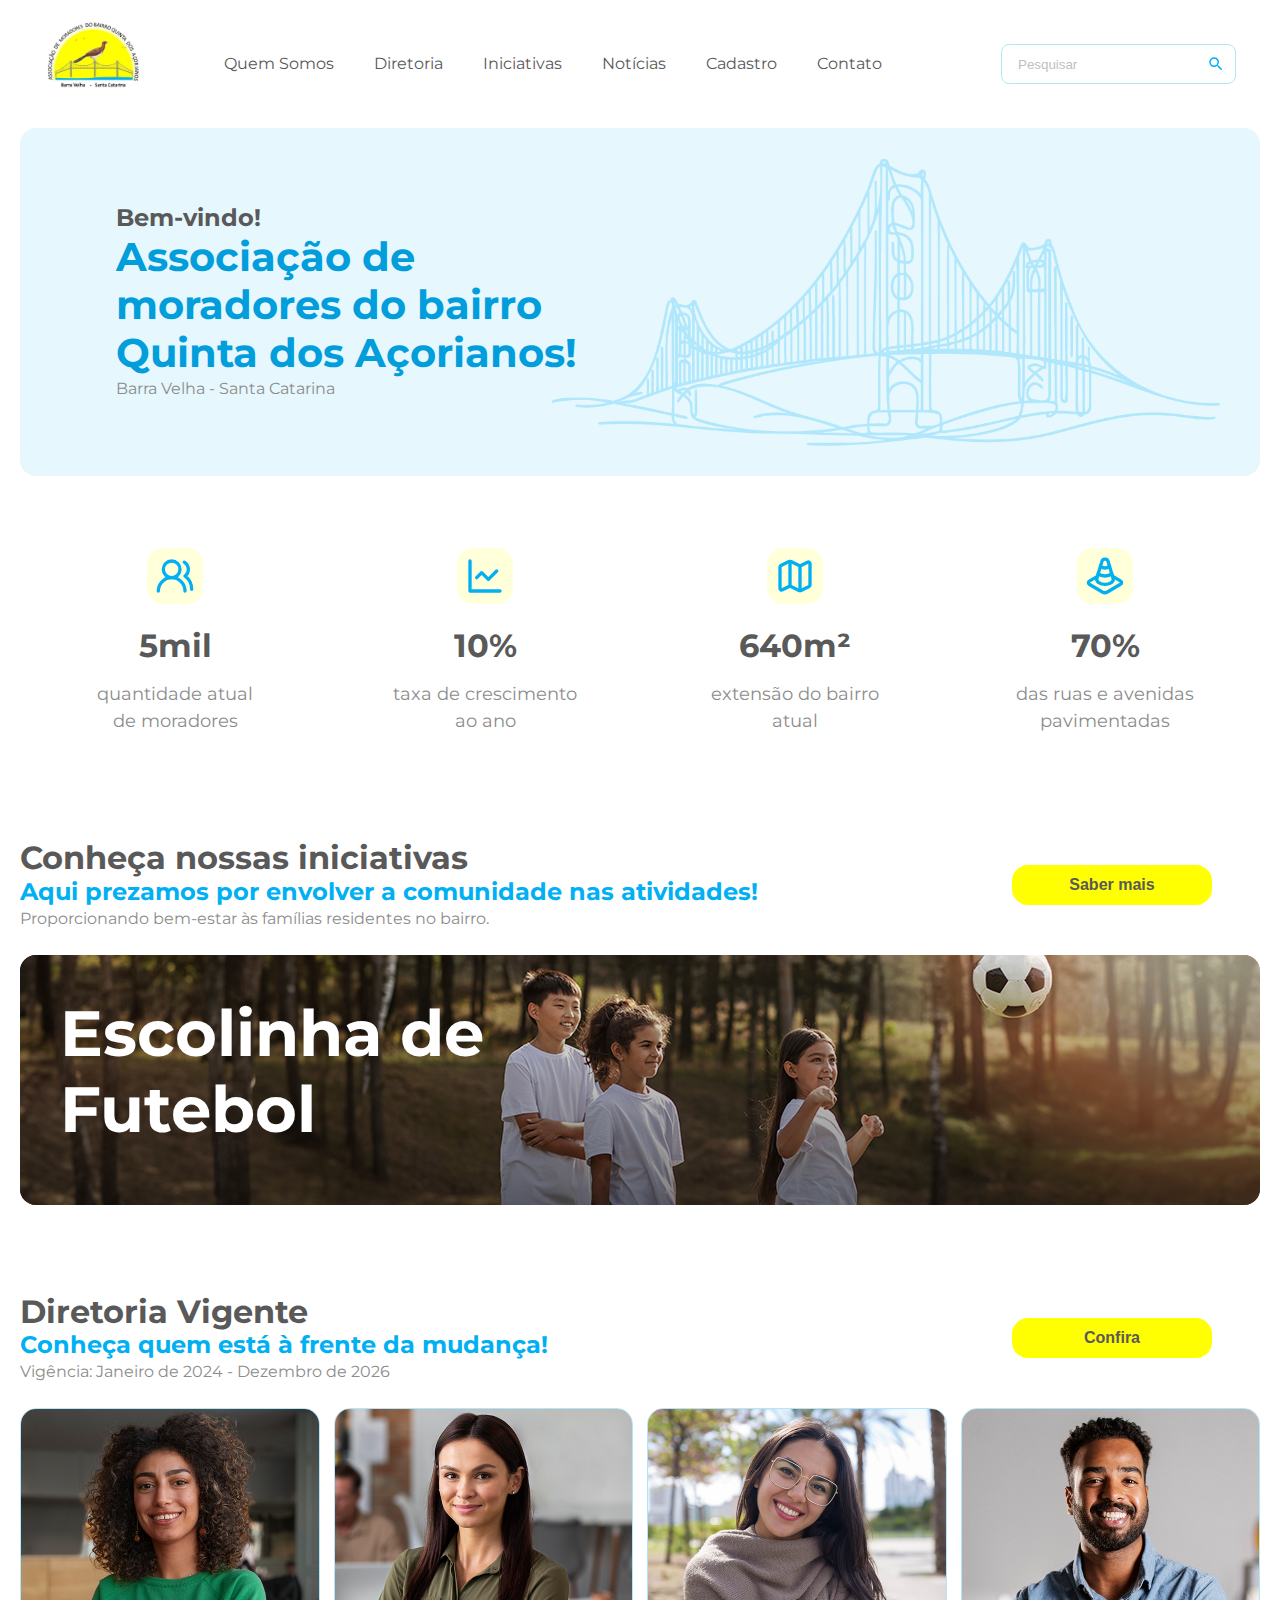
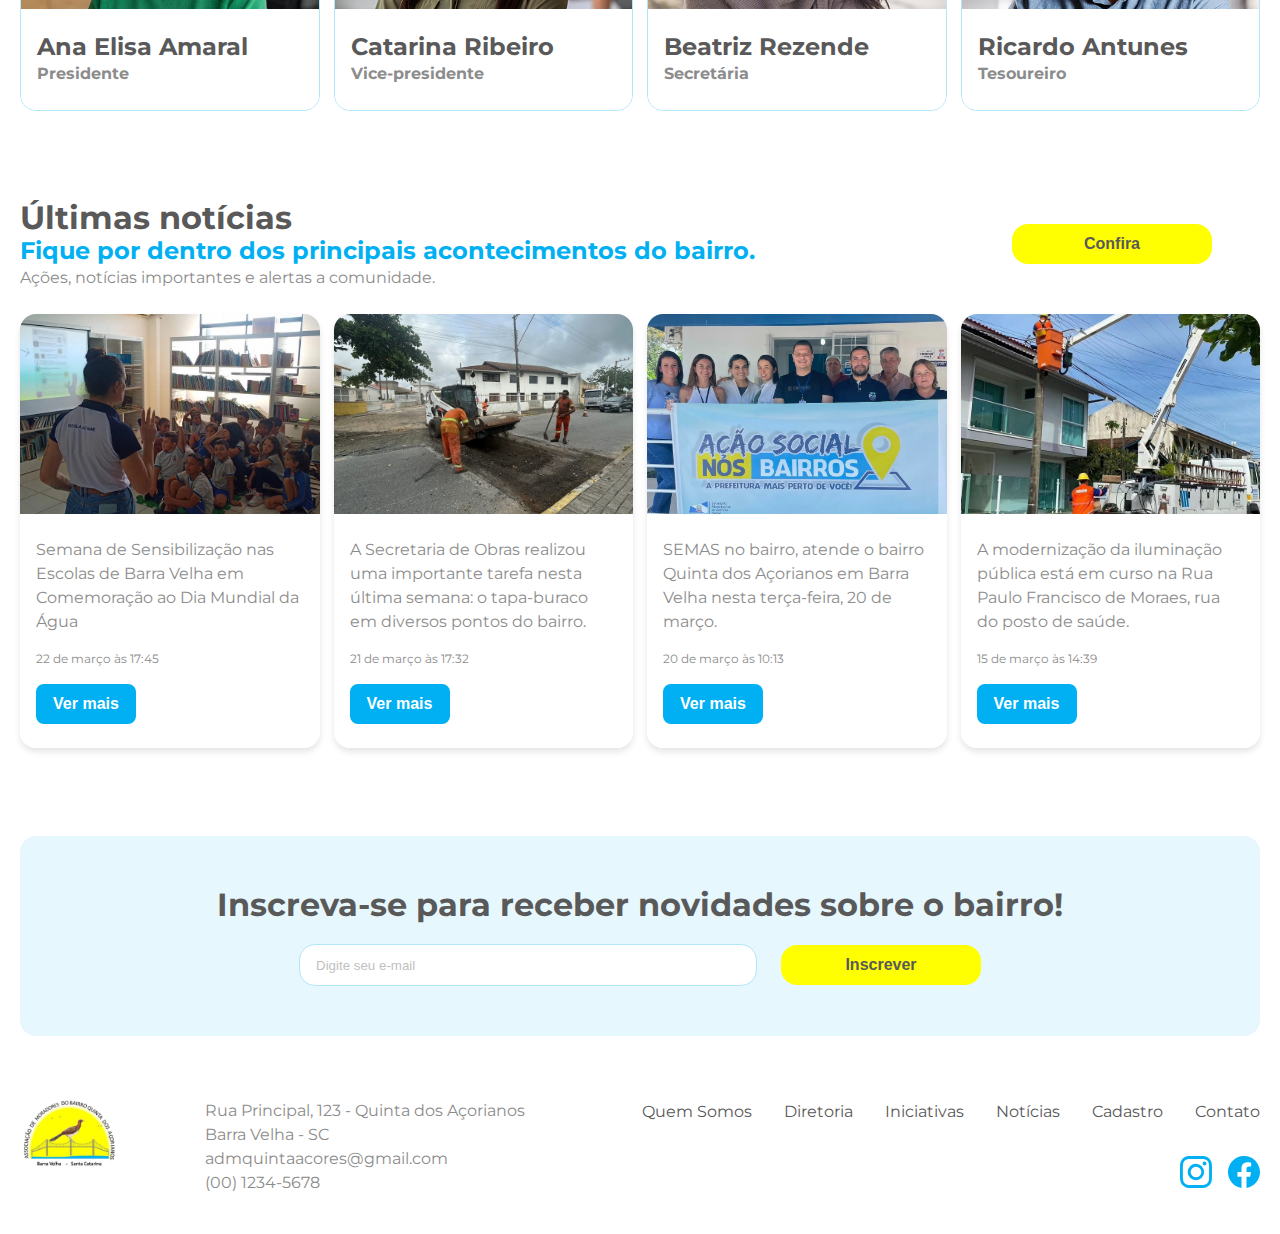
<file: index.html>
<!DOCTYPE html>
<html lang="en">
<head>
    <meta charset="UTF-8">
    <meta name="viewport" content="width=device-width, initial-scale=1.0">
    <title>Bairro Quinta dos Açorianos</title>
    <link rel="stylesheet" href="style.css">
    <link rel="preconnect" href="https://fonts.googleapis.com">
    <link rel="preconnect" href="https://fonts.gstatic.com" crossorigin>
    <link href="https://fonts.googleapis.com/css2?family=Montserrat:ital,wght@0,100..900;1,100..900&display=swap" rel="stylesheet">
    
</head>

<body>
    <div class="container">
    
        <!-- NAV -->

        <header>
            <nav>
                <div class="navbar">
                    <a href="index.html">
                        <img src="image/logo_quintadosacorianos.png" alt="logo_quintadosacorianos">
                    </a>
                    
                <ul>
                    <li><a href="quem_somos.html">Quem Somos</a></li>
                    <li><a href="diretoria.html">Diretoria</a></li>
                    <li><a href="iniciativas.html">Iniciativas</a></li>
                    <li><a href="noticias.html">Notícias</a></li>
                    <li><a href="cadastro.html">Cadastro</a></li>
                    <li><a href="contato.html">Contato</a></li>
                </ul>
                <form action="/search" method="get">
                    <input type="search" name="q" placeholder="Pesquisar">
                </form>
                </div>
            </nav>
        </header>

        <!-- BANNER -->

    <main>
        <section id="banner">
            <div class="banner-content">
            <h3>Bem-vindo!</h3>
            <h1>Associação de moradores do bairro Quinta dos Açorianos!</h1>
            <p>Barra Velha - Santa Catarina</p>
        </div>
        <img src="image/ponte_pencil.png" alt="Banner Principal">
        </section>

        <!-- HOME-TOPICOS -->

        <section id="home-topicos">
            <div class="sessao-topicos">
                <svg xmlns="http://www.w3.org/2000/svg" width="24" height="24" viewBox="0 0 24 24" fill="none" stroke="#01b0f3" stroke-width="2" stroke-linecap="round" stroke-linejoin="round" class="lucide lucide-users-round"><path d="M18 21a8 8 0 0 0-16 0"/><circle cx="10" cy="8" r="5"/><path d="M22 20c0-3.37-2-6.5-4-8a5 5 0 0 0-.45-8.3"/></svg>               
                
                <h2>5mil</h2>
                <p style="font-size: 18px">quantidade atual <br>de moradores</p>
            </div>

            <div class="sessao-topicos">
                <svg xmlns="http://www.w3.org/2000/svg" width="24" height="24" viewBox="0 0 24 24" fill="none" stroke="#01b0f3" stroke-width="2" stroke-linecap="round" stroke-linejoin="round" class="lucide lucide-line-chart"><path d="M3 3v18h18"/><path d="m19 9-5 5-4-4-3 3"/></svg>
                              
                <h2>10%</h2>
                <p style="font-size: 18px">taxa de crescimento <br>ao ano</p>
            </div>

            <div class="sessao-topicos">
                <svg xmlns="http://www.w3.org/2000/svg" width="24" height="24" viewBox="0 0 24 24" fill="none" stroke="#01b0f3" stroke-width="2" stroke-linecap="round" stroke-linejoin="round" class="lucide lucide-map"><path d="M14.106 5.553a2 2 0 0 0 1.788 0l3.659-1.83A1 1 0 0 1 21 4.619v12.764a1 1 0 0 1-.553.894l-4.553 2.277a2 2 0 0 1-1.788 0l-4.212-2.106a2 2 0 0 0-1.788 0l-3.659 1.83A1 1 0 0 1 3 19.381V6.618a1 1 0 0 1 .553-.894l4.553-2.277a2 2 0 0 1 1.788 0z"/><path d="M15 5.764v15"/><path d="M9 3.236v15"/></svg>

                <h2>640m²</h2>
                <p style="font-size: 18px">extensão do bairro<br>atual</p>
            </div>

            <div class="sessao-topicos">
                <svg xmlns="http://www.w3.org/2000/svg" width="24" height="24" viewBox="0 0 24 24" fill="none" stroke="#01b0f3" stroke-width="2" stroke-linecap="round" stroke-linejoin="round" class="lucide lucide-traffic-cone"><path d="M9.3 6.2a4.55 4.55 0 0 0 5.4 0"/><path d="M7.9 10.7c.9.8 2.4 1.3 4.1 1.3s3.2-.5 4.1-1.3"/><path d="M13.9 3.5a1.93 1.93 0 0 0-3.8-.1l-3 10c-.1.2-.1.4-.1.6 0 1.7 2.2 3 5 3s5-1.3 5-3c0-.2 0-.4-.1-.5Z"/><path d="m7.5 12.2-4.7 2.7c-.5.3-.8.7-.8 1.1s.3.8.8 1.1l7.6 4.5c.9.5 2.1.5 3 0l7.6-4.5c.7-.3 1-.7 1-1.1s-.3-.8-.8-1.1l-4.7-2.8"/></svg>

                <h2>70%</h2>
                    <p style="font-size: 18px">das ruas e avenidas<br>pavimentadas</p>
                </div>
        </section>

        <!-- INICIATIVAS -->

        <section id="iniciativas">

            <div class="iniciativas-tittle">
                <div class="iniciativas-text">
                    <h2>Conheça nossas iniciativas</h2>
                    <h3 class="destaque">Aqui prezamos por envolver a comunidade nas atividades!</h3>
                    <p>Proporcionando bem-estar às famílias residentes no bairro.</p>
                </div>
                <div class="diretoria-button">
                    <button class="button-1" onclick="window.location.href='iniciativas.html'">Saber mais</button>
                </div>
            </div>
        
            <div class="banner-iniciativas">

                <div class="mySlides fade" style="background-image: url('image/projeto-futebol.jpg')">
                    <div class="overlay"></div>
                    <h2 class="slide-title" style="font-size: 64px;">Escolinha de <br>Futebol</h2>
                </div>
                
                <div class="mySlides fade" style="background-image: url('image/projeto-surf.jpg')">
                    <div class="overlay"></div>
                    <h2 class="slide-title" style="font-size: 64px;">Projeto surf <br>para todos</h2>
                </div>
                
                <div class="mySlides fade" style="background-image: url('image/projeto-yoga.jpg')">
                    <div class="overlay"></div>
                    <h2 class="slide-title" style="font-size: 64px;">Projeto yoga <br>na praia</h2>
                </div>
                
                <div class="mySlides fade" style="background-image: url('image/projeto-castracao.jpg')">
                    <div class="overlay"></div>
                    <h2 class="slide-title" style="font-size: 64px;">Projeto <br>castração social</h2>
                </div>            

            </div>        

            <!-- JAVA -->

            <script>
                var slideIndex = 0;
                showSlides();

                function showSlides() {
                    var slides = document.getElementsByClassName("mySlides");
                    for (var i = 0; i < slides.length; i++) {
                        slides[i].style.display = "none";
                    }
                    slideIndex++;
                    if (slideIndex > slides.length) {
                        slideIndex = 1;
                    }
                    slides[slideIndex - 1].style.display = "block";

                    var currentSlide = slides[slideIndex - 1];
                    var imageStyle = getComputedStyle(currentSlide).backgroundImage;
                    var image = imageStyle.replace('url("', '').replace('")', '');
                    var text = currentSlide.querySelector(".slide-title").innerText;
                    document.querySelector(".banner-iniciativas").style.backgroundImage = "url(" + image + ")";
                    document.querySelector(".banner-iniciativas h2").innerText = text;

                    setTimeout(showSlides, 2000);
                }

            </script>
            
        </section>

        <!-- DIRETORIA -->

        <div id="diretoria">
                <div class="diretoria-tittle">
                    <div class="diretoria-text">
                        <h2>Diretoria Vigente</h2>
                        <h3 class="destaque">Conheça quem está à frente da mudança!</h3>
                        <p>Vigência: Janeiro de 2024 - Dezembro de 2026</p>
                    </div>

                    <div class="diretoria-button">
                        <button class="button-1"onclick="window.location.href='diretoria.html'">Confira</button>
                    </div>

                </div>

                <div class="diretoria-cards">
                    <div class="diretoria-card">
                        <div class="diretoria-card-img">
                            <img src="image/diretoria-cards-1.png" alt="Presidente">
                        </div>
                        <div class="diretoria-card-info">
                            <h3>Ana Elisa Amaral</h3>
                            <p><strong>Presidente</strong></p>
                        </div>
                    </div>

                    <div class="diretoria-card">
                        <div class="diretoria-card-img">
                            <img src="image/diretoria-cards-2.png" alt="Vice-presidente">
                        </div>
                        <div class="diretoria-card-info">
                            <h3>Catarina Ribeiro</h3>
                            <p><strong>Vice-presidente</strong></p>
                        </div>
                    </div>

                    <div class="diretoria-card">
                        <div class="diretoria-card-img">
                            <img src="image/diretoria-cards-4.png" alt="Secretária">
                        </div>
                        <div class="diretoria-card-info">
                            <h3>Beatriz Rezende</h3>
                            <p><strong>Secretária</strong></p>
                        </div>
                    </div>

                    <div class="diretoria-card">
                        <div class="diretoria-card-img">
                            <img src="image/diretoria-cards-3.png" alt="Tesoureiro">
                        </div>
                        <div class="diretoria-card-info">
                            <h3>Ricardo Antunes</h3>
                            <p><strong>Tesoureiro</strong></p>
                        </div>
                    </div>

                </div>
        </div>
        

        <!-- NOTICIAS -->

        <section id="noticia">

            <div class="noticia-tittle">
                <div class="noticia-text">
                    <h2>Últimas notícias</h2>
                    <h3 class="destaque">Fique por dentro dos principais acontecimentos do bairro.</h3>
                    <p>Ações, notícias importantes e alertas a comunidade.</p>
                </div>
                <button class="button-1"onclick="window.location.href='noticias.html'">Confira</button>
            </div>

            <div class="noticia-cards">

                <div class="noticia-card">
                    <div class="noticia-card-img">
                        <img src="image/noticia-1.jpg" alt="Imagem da notícia 1">
                    </div>
                    <div class="noticia-card-info">
                        <p class="noticia-tittle-2">Semana de Sensibilização nas Escolas de Barra Velha em Comemoração ao Dia Mundial da Água</p>
                        <p class="data">22 de março às 17:45</p>
                        <button class="button-2"onclick="window.location.href='noticia1.html'">Ver mais</button>
                    </div>
                </div>

                <div class="noticia-card">
                    <div class="noticia-card-img">
                        <img src="image/noticia-2.jpg" alt="Imagem da notícia 1">
                    </div>
                    <div class="noticia-card-info">
                        <p class="noticia-tittle-2"> A Secretaria de Obras realizou uma importante tarefa nesta última semana: o tapa-buraco em diversos pontos do bairro.</p>
                        <p class="data">21 de março às 17:32</p>
                        <button class="button-2"onclick="window.location.href='noticia1.html'">Ver mais</button>
                    </div>
                </div>

                <div class="noticia-card">
                    <div class="noticia-card-img">
                        <img src="image/noticia-3.jpg" alt="Imagem da notícia 1">
                    </div>
                    <div class="noticia-card-info">
                        <p class="noticia-tittle-2">SEMAS no bairro, atende o bairro Quinta dos Açorianos em Barra Velha nesta terça-feira, 20 de março.</p>
                        <p class="data">20 de março às 10:13</p>
                        <button class="button-2"onclick="window.location.href='noticia1.html'">Ver mais</button>
                    </div>
                </div>

                <div class="noticia-card">
                    <div class="noticia-card-img">
                        <img src="image/noticia-4.jpg" alt="Imagem da notícia 1">
                    </div>
                    <div class="noticia-card-info">
                        <p class="noticia-tittle-2">A modernização da iluminação pública está em curso na Rua Paulo Francisco de Moraes, rua do posto de saúde.</p>
                        <p class="data">15 de março às 14:39</p>
                        <button class="button-2"onclick="window.location.href='noticia1.html'">Ver mais</button>
                    </div>
                </div>

            </div>
        </section>

        <!-- DNEWSLETTER -->

        <section id="newsletter">
            <h2>Inscreva-se para receber novidades sobre o bairro!</h2>
            <form action="/inscrever" method="post">
                <input type="email" name="email" placeholder="Digite seu e-mail" required>
                <button class="button-1" type="submit">Inscrever</button>
            </form>
        </section>
    </main>

        <!-- FOOTER -->

    <footer>

        <img src="image/logo_quintadosacorianos.png" alt="logo_quintadosacorianos">

            <div class="footer-infos">
                <p>Rua Principal, 123 - Quinta dos Açorianos</p>
                <p>Barra Velha - SC</p>
                <p>admquintaacores@gmail.com</p>
                <p>(00) 1234-5678</p>
            </div>
        
        <div class="ul-social-buttons">
            <ul class="footer">
                <li><a href="quem_somos.html">Quem Somos</a></li>
                <li><a href="diretoria.html">Diretoria</a></li>
                <li><a href="iniciativas.html">Iniciativas</a></li>
                <li><a href="noticias.html">Notícias</a></li>
                <li><a href="cadastro.html">Cadastro</a></li>
                <li><a href="contato.html">Contato</a></li>
            </ul>

            <div class="social-buttons">
                <a href="https://www.instagram.com/assocmoradoresquintaoficial/" target="_blank"><svg xmlns="http://www.w3.org/2000/svg" width="16" height="16" fill="currentColor" class="bi bi-instagram" viewBox="0 0 16 16">
                    <path d="M8 0C5.829 0 5.556.01 4.703.048 3.85.088 3.269.222 2.76.42a3.9 3.9 0 0 0-1.417.923A3.9 3.9 0 0 0 .42 2.76C.222 3.268.087 3.85.048 4.7.01 5.555 0 5.827 0 8.001c0 2.172.01 2.444.048 3.297.04.852.174 1.433.372 1.942.205.526.478.972.923 1.417.444.445.89.719 1.416.923.51.198 1.09.333 1.942.372C5.555 15.99 5.827 16 8 16s2.444-.01 3.298-.048c.851-.04 1.434-.174 1.943-.372a3.9 3.9 0 0 0 1.416-.923c.445-.445.718-.891.923-1.417.197-.509.332-1.09.372-1.942C15.99 10.445 16 10.173 16 8s-.01-2.445-.048-3.299c-.04-.851-.175-1.433-.372-1.941a3.9 3.9 0 0 0-.923-1.417A3.9 3.9 0 0 0 13.24.42c-.51-.198-1.092-.333-1.943-.372C10.443.01 10.172 0 7.998 0zm-.717 1.442h.718c2.136 0 2.389.007 3.232.046.78.035 1.204.166 1.486.275.373.145.64.319.92.599s.453.546.598.92c.11.281.24.705.275 1.485.039.843.047 1.096.047 3.231s-.008 2.389-.047 3.232c-.035.78-.166 1.203-.275 1.485a2.5 2.5 0 0 1-.599.919c-.28.28-.546.453-.92.598-.28.11-.704.24-1.485.276-.843.038-1.096.047-3.232.047s-2.39-.009-3.233-.047c-.78-.036-1.203-.166-1.485-.276a2.5 2.5 0 0 1-.92-.598 2.5 2.5 0 0 1-.6-.92c-.109-.281-.24-.705-.275-1.485-.038-.843-.046-1.096-.046-3.233s.008-2.388.046-3.231c.036-.78.166-1.204.276-1.486.145-.373.319-.64.599-.92s.546-.453.92-.598c.282-.11.705-.24 1.485-.276.738-.034 1.024-.044 2.515-.045zm4.988 1.328a.96.96 0 1 0 0 1.92.96.96 0 0 0 0-1.92m-4.27 1.122a4.109 4.109 0 1 0 0 8.217 4.109 4.109 0 0 0 0-8.217m0 1.441a2.667 2.667 0 1 1 0 5.334 2.667 2.667 0 0 1 0-5.334"/></svg></a>
                <a href="https://www.facebook.com/ADM.QUINTA.ACORES/" target="_blank"><svg xmlns="http://www.w3.org/2000/svg" width="16" height="16" fill="currentColor" class="bi bi-facebook" viewBox="0 0 16 16">
                    <path d="M16 8.049c0-4.446-3.582-8.05-8-8.05C3.58 0-.002 3.603-.002 8.05c0 4.017 2.926 7.347 6.75 7.951v-5.625h-2.03V8.05H6.75V6.275c0-2.017 1.195-3.131 3.022-3.131.876 0 1.791.157 1.791.157v1.98h-1.009c-.993 0-1.303.621-1.303 1.258v1.51h2.218l-.354 2.326H9.25V16c3.824-.604 6.75-3.934 6.75-7.951"/></svg></a>
            </div>

        </div>
        
   

    </footer>

    </div>

</body>

</html>
</file>
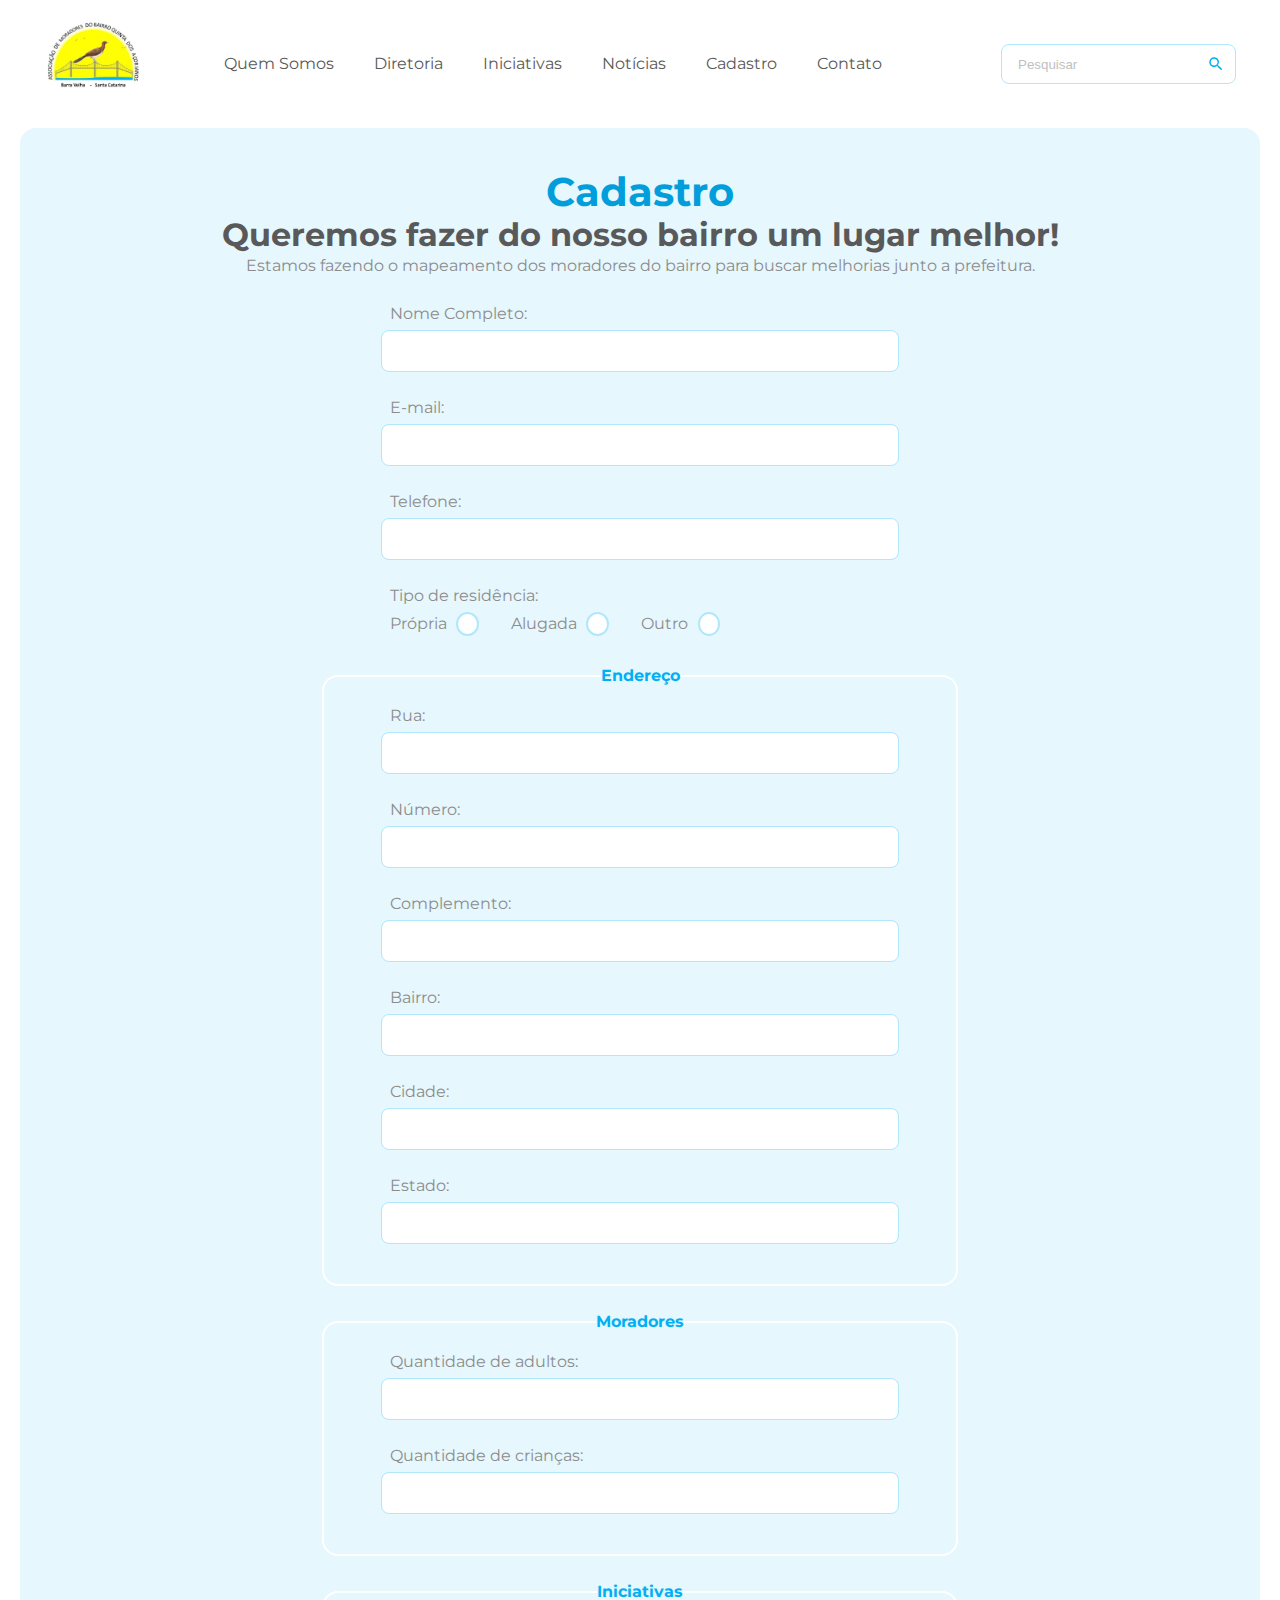
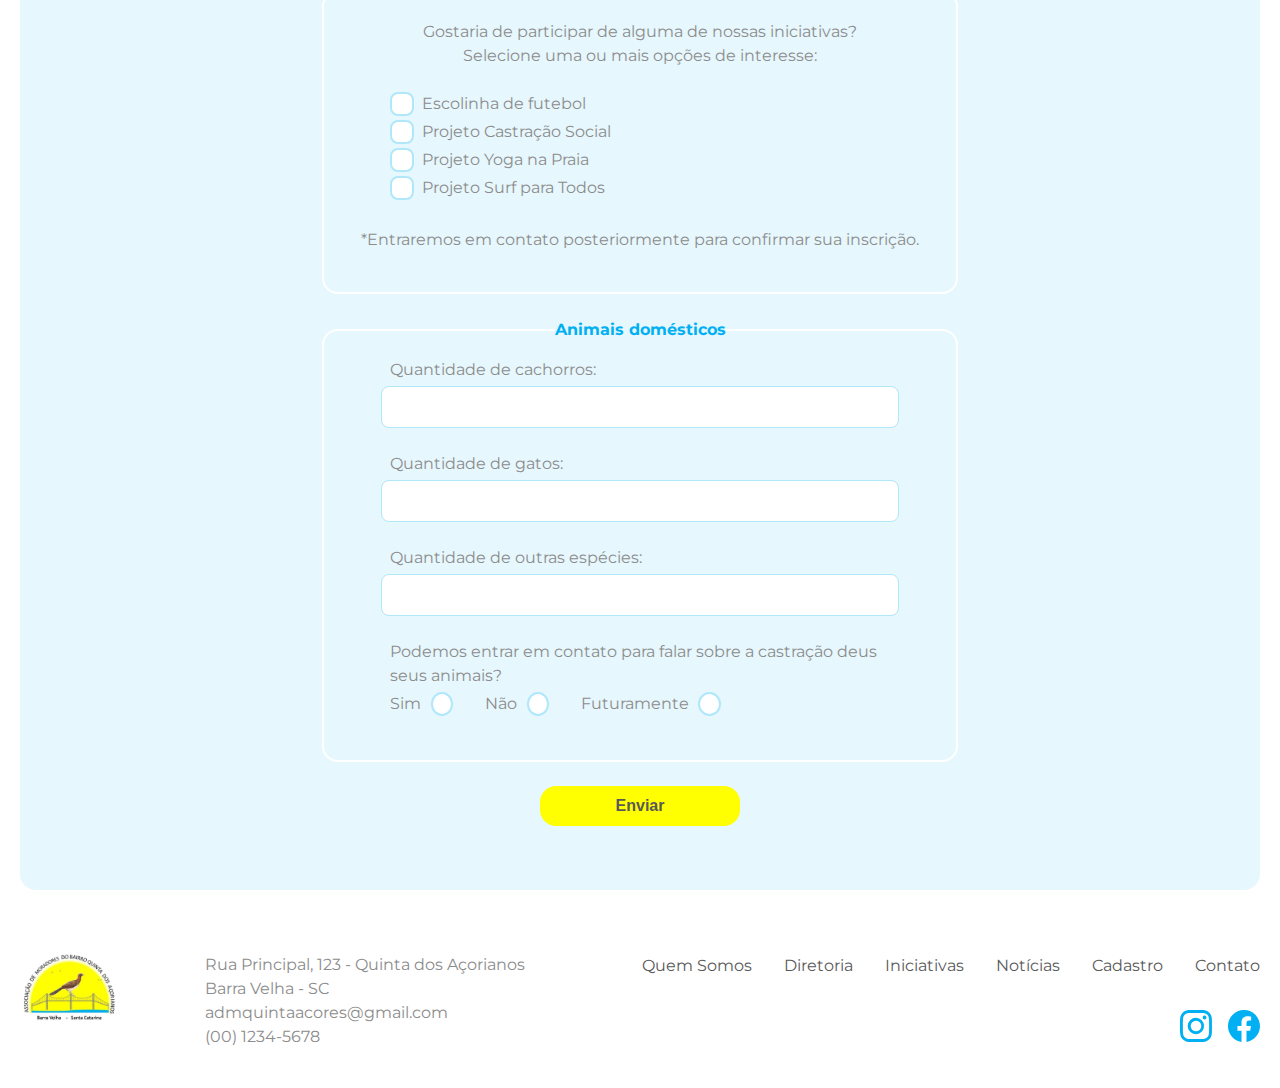
<file: cadastro.html>
<!DOCTYPE html>
<html lang="en">

<head>
    <meta charset="UTF-8">
    <meta name="viewport" content="width=device-width, initial-scale=1.0">
    <title>Bairro Quinta dos Açorianos - Cadastro</title>
    <link rel="stylesheet" href="style.css">
    <link rel="preconnect" href="https://fonts.googleapis.com">
    <link rel="preconnect" href="https://fonts.gstatic.com" crossorigin>
    <link href="https://fonts.googleapis.com/css2?family=Montserrat:ital,wght@0,100..900;1,100..900&display=swap" rel="stylesheet">
</head>

<body>
    <div class="container">

    <!-- NAV -->

    <header>
        <nav>
            <div class="navbar">
                <a href="index.html">
                    <img src="image/logo_quintadosacorianos.png" alt="logo_quintadosacorianos">
                </a>
                
            <ul>
                <li><a href="quem_somos.html">Quem Somos</a></li>
                <li><a href="diretoria.html">Diretoria</a></li>
                <li><a href="iniciativas.html">Iniciativas</a></li>
                <li><a href="noticias.html">Notícias</a></li>
                <li><a href="cadastro.html">Cadastro</a></li>
                <li><a href="contato.html">Contato</a></li>
            </ul>
            <form action="/search" method="get">
                <input type="search" name="q" placeholder="Pesquisar">
            </form>
            </div>
        </nav>
    </header>

    <main>
        <section id="cadastro">
            <h1>Cadastro</h1>
            <h2>Queremos fazer do nosso bairro um lugar melhor!</h2>
            <p>Estamos fazendo o mapeamento dos moradores do bairro para buscar melhorias junto a prefeitura.</p><br>
            
            <form action="/submit" method="post">
                <label for="nome">Nome Completo:</label>
                <input type="text" id="nome" name="nome" required><br>
    
                <label for="email">E-mail:</label>
                <input type="email" id="email" name="email" required><br>
    
                <label for="telefone">Telefone:</label>
                <input type="tel" id="telefone" name="telefone"><br>

                    <div class="radio-group">                    
                        <label for="casa_propria">Tipo de residência:</label>
                    
                            <div class="cadastro-radios">
                                
                                <div class="one-radio">
                                    <label for="casa_propria">Própria</label>
                                    <input type="radio" id="propria" name="tipo_residencia" value="propria">
                                </div>
                        
                                <div class="one-radio">
                                    <label for="outro_tipo">Alugada</label>
                                    <input type="radio" id="alugada" name="tipo_residencia" value="Alugada">
                                </div>

                                <div class="one-radio">
                                    <label for="outro_tipo">Outro</label>
                                    <input type="radio" id="outro" name="tipo_residencia" value="Outro">                            
                                </div>

                            </div>
                    </div><br>              
    
                <fieldset>
                    <legend class="destaque"><strong>Endereço</strong></legend> 

                    <label for="rua">Rua:</label>
                    <input type="text" id="rua" name="rua"><br>
    
                    <label for="numero">Número:</label>
                    <input type="text" id="numero" name="numero"><br>
    
                    <label for="complemento">Complemento:</label>
                    <input type="text" id="complemento" name="complemento"><br>
    
                    <label for="bairro">Bairro:</label>
                    <input type="text" id="bairro" name="bairro"><br>
    
                    <label for="cidade">Cidade:</label>
                    <input type="text" id="cidade" name="cidade"><br>
    
                    <label for="estado">Estado:</label>
                    <input type="text" id="estado" name="estado"><br>
                </fieldset><br>

                <fieldset>
                    <legend class="destaque"><strong>Moradores</strong></legend> 

                    <label for="rua">Quantidade de adultos:</label>
                    <input type="text" id="rua" name="rua"><br>
    
                    <label for="numero">Quantidade de crianças:</label>
                    <input type="text" id="numero" name="numero"><br>
                </fieldset><br>

                <fieldset>
                    <legend class="destaque"><strong>Iniciativas</strong></legend>

                    <p>Gostaria de participar de alguma de nossas iniciativas? <br> Selecione uma ou mais opções de interesse:</p><br>

                    <div class="checkbox-group">

                        <div class="one-checkbox">
                            <input type="checkbox" id="iniciativa1" name="iniciativa1"><br>
                            <label for="iniciativa1">Escolinha de futebol</label>
                            
                        </div>

                        <div class="one-checkbox">
                            <input type="checkbox" id="iniciativa2" name="iniciativa2"><br>
                            <label for="iniciativa2">Projeto Castração Social</label>
                            
                        </div>

                        <div class="one-checkbox">
                            <input type="checkbox" id="iniciativa2" name="iniciativa2"><br>
                            <label for="iniciativa2">Projeto Yoga na Praia</label>
                            
                        </div>

                        <div class="one-checkbox">
                            <input type="checkbox" id="iniciativa2" name="iniciativa2"><br>
                            <label for="iniciativa2">Projeto Surf para Todos</label>
                            
                        </div>

                    </div><br>

                    <p>*Entraremos em contato posteriormente para confirmar sua inscrição.</p><br>


                </fieldset><br>

                <fieldset>
                    <legend class="destaque"><strong>Animais domésticos</strong></legend>

                    <label for="rua">Quantidade de cachorros:</label>
                    <input type="text" id="cachorros" name="cachorros"><br>
    
                    <label for="numero">Quantidade de gatos:</label>
                    <input type="text" id="gatos" name="gatos"><br>

                    <label for="numero">Quantidade de outras espécies:</label>
                    <input type="text" id="outras" name="outras"><br>

                    <div class="radio-group">                    
                        <label for="casa_propria">Podemos entrar em contato para falar sobre a castração deus seus animais?</label>
                    
                            <div class="cadastro-radios">
                                
                                <div class="one-radio">
                                    <label for="sim">Sim</label>
                                    <input type="radio" id="propria" name="tipo_residencia" value="propria">
                                </div>
                        
                                <div class="one-radio">
                                    <label for="outro_tipo">Não</label>
                                    <input type="radio" id="alugada" name="tipo_residencia" value="Alugada">
                                </div>

                                <div class="one-radio">
                                    <label for="outro_tipo">Futuramente</label>
                                    <input type="radio" id="alugada" name="tipo_residencia" value="Alugada">
                                </div>

                            </div>
                    </div><br>      

                </fieldset><br>
    
                
    
                <button class="button-1" type="submit">Enviar</button><br>
            </form>
        </section>
    </main>

    <!-- FOOTER -->

    <footer>

        <img src="image/logo_quintadosacorianos.png" alt="logo_quintadosacorianos">

            <div class="footer-infos">
                <p>Rua Principal, 123 - Quinta dos Açorianos</p>
                <p>Barra Velha - SC</p>
                <p>admquintaacores@gmail.com</p>
                <p>(00) 1234-5678</p>
            </div>
        
        <div class="ul-social-buttons">
            <ul class="footer">
                <li><a href="quem_somos.html">Quem Somos</a></li>
                <li><a href="diretoria.html">Diretoria</a></li>
                <li><a href="iniciativas.html">Iniciativas</a></li>
                <li><a href="noticias.html">Notícias</a></li>
                <li><a href="cadastro.html">Cadastro</a></li>
                <li><a href="contato.html">Contato</a></li>
            </ul>

            <div class="social-buttons">
                <a href="https://www.instagram.com/assocmoradoresquintaoficial/" target="_blank"><svg xmlns="http://www.w3.org/2000/svg" width="16" height="16" fill="currentColor" class="bi bi-instagram" viewBox="0 0 16 16">
                    <path d="M8 0C5.829 0 5.556.01 4.703.048 3.85.088 3.269.222 2.76.42a3.9 3.9 0 0 0-1.417.923A3.9 3.9 0 0 0 .42 2.76C.222 3.268.087 3.85.048 4.7.01 5.555 0 5.827 0 8.001c0 2.172.01 2.444.048 3.297.04.852.174 1.433.372 1.942.205.526.478.972.923 1.417.444.445.89.719 1.416.923.51.198 1.09.333 1.942.372C5.555 15.99 5.827 16 8 16s2.444-.01 3.298-.048c.851-.04 1.434-.174 1.943-.372a3.9 3.9 0 0 0 1.416-.923c.445-.445.718-.891.923-1.417.197-.509.332-1.09.372-1.942C15.99 10.445 16 10.173 16 8s-.01-2.445-.048-3.299c-.04-.851-.175-1.433-.372-1.941a3.9 3.9 0 0 0-.923-1.417A3.9 3.9 0 0 0 13.24.42c-.51-.198-1.092-.333-1.943-.372C10.443.01 10.172 0 7.998 0zm-.717 1.442h.718c2.136 0 2.389.007 3.232.046.78.035 1.204.166 1.486.275.373.145.64.319.92.599s.453.546.598.92c.11.281.24.705.275 1.485.039.843.047 1.096.047 3.231s-.008 2.389-.047 3.232c-.035.78-.166 1.203-.275 1.485a2.5 2.5 0 0 1-.599.919c-.28.28-.546.453-.92.598-.28.11-.704.24-1.485.276-.843.038-1.096.047-3.232.047s-2.39-.009-3.233-.047c-.78-.036-1.203-.166-1.485-.276a2.5 2.5 0 0 1-.92-.598 2.5 2.5 0 0 1-.6-.92c-.109-.281-.24-.705-.275-1.485-.038-.843-.046-1.096-.046-3.233s.008-2.388.046-3.231c.036-.78.166-1.204.276-1.486.145-.373.319-.64.599-.92s.546-.453.92-.598c.282-.11.705-.24 1.485-.276.738-.034 1.024-.044 2.515-.045zm4.988 1.328a.96.96 0 1 0 0 1.92.96.96 0 0 0 0-1.92m-4.27 1.122a4.109 4.109 0 1 0 0 8.217 4.109 4.109 0 0 0 0-8.217m0 1.441a2.667 2.667 0 1 1 0 5.334 2.667 2.667 0 0 1 0-5.334"/></svg></a>
                <a href="https://www.facebook.com/ADM.QUINTA.ACORES/" target="_blank"><svg xmlns="http://www.w3.org/2000/svg" width="16" height="16" fill="currentColor" class="bi bi-facebook" viewBox="0 0 16 16">
                    <path d="M16 8.049c0-4.446-3.582-8.05-8-8.05C3.58 0-.002 3.603-.002 8.05c0 4.017 2.926 7.347 6.75 7.951v-5.625h-2.03V8.05H6.75V6.275c0-2.017 1.195-3.131 3.022-3.131.876 0 1.791.157 1.791.157v1.98h-1.009c-.993 0-1.303.621-1.303 1.258v1.51h2.218l-.354 2.326H9.25V16c3.824-.604 6.75-3.934 6.75-7.951"/></svg></a>
            </div>

        </div>
        

    </footer>

    </div>
</body>

</html>
</file>
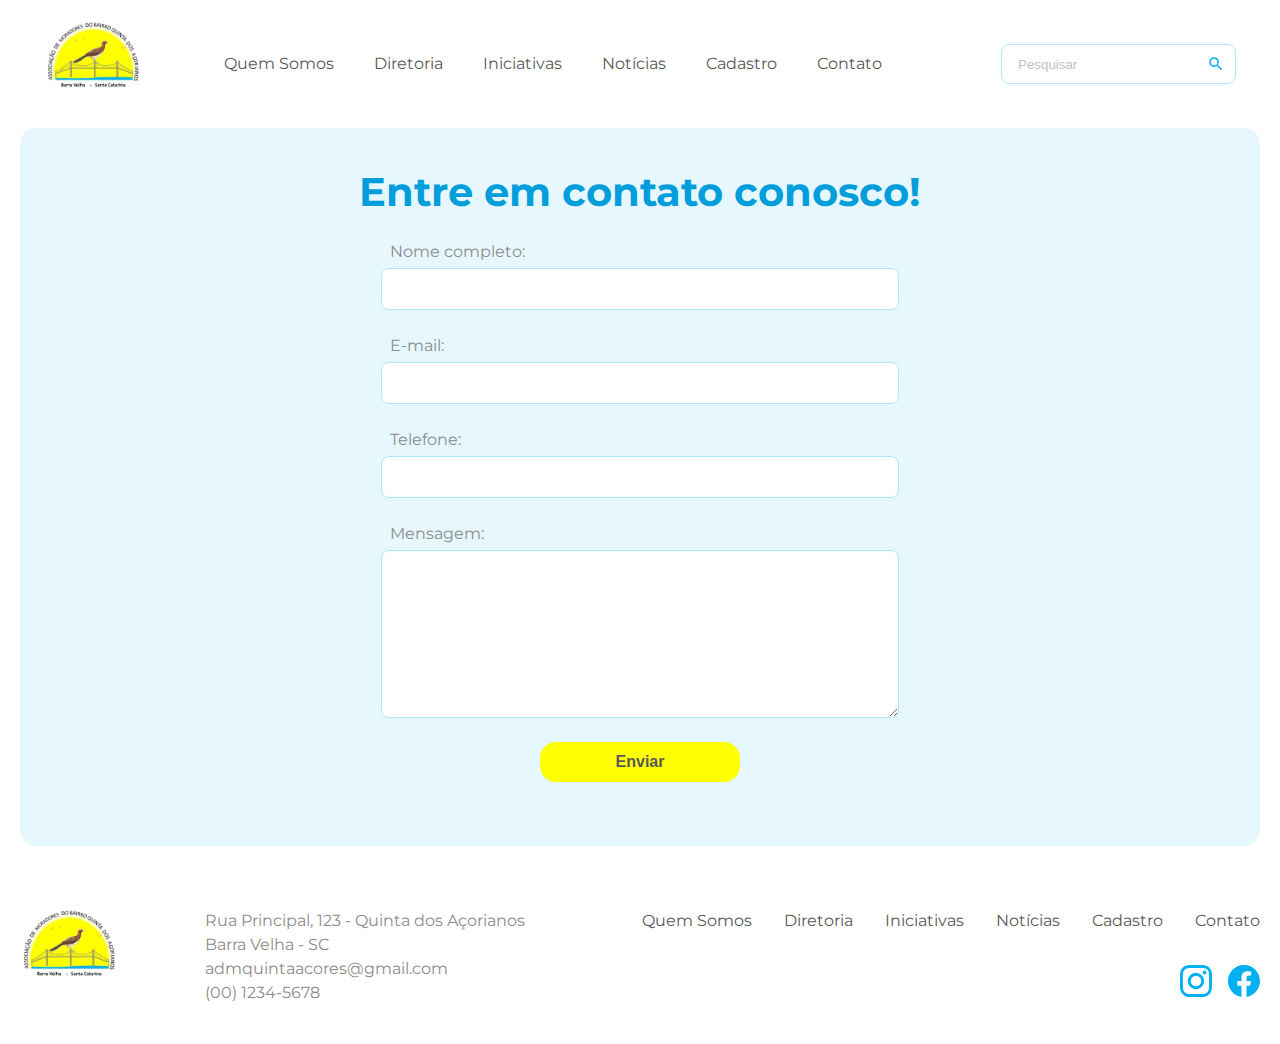
<file: contato.html>
<!DOCTYPE html>
<html lang="en">

<head>
    <meta charset="UTF-8">
    <meta name="viewport" content="width=device-width, initial-scale=1.0">
    <title>Bairro Quinta dos Açorianos - Contato</title>
    <link rel="stylesheet" href="style.css">
    <link rel="preconnect" href="https://fonts.googleapis.com">
    <link rel="preconnect" href="https://fonts.gstatic.com" crossorigin>
    <link href="https://fonts.googleapis.com/css2?family=Montserrat:ital,wght@0,100..900;1,100..900&display=swap" rel="stylesheet">
</head>

<body>
    <div class="container">

    <!-- NAV -->

    <header>
        <nav>
            <div class="navbar">
                <a href="index.html">
                    <img src="image/logo_quintadosacorianos.png" alt="logo_quintadosacorianos">
                </a>
                
            <ul>
                <li><a href="quem_somos.html">Quem Somos</a></li>
                <li><a href="diretoria.html">Diretoria</a></li>
                <li><a href="iniciativas.html">Iniciativas</a></li>
                <li><a href="noticias.html">Notícias</a></li>
                <li><a href="cadastro.html">Cadastro</a></li>
                <li><a href="contato.html">Contato</a></li>
            </ul>
            <form action="/search" method="get">
                <input type="search" name="q" placeholder="Pesquisar">
            </form>
            </div>
        </nav>
    </header>

    <!-- FORMULARIO -->

    <main>
        <section id="contato">
            
            <h1>Entre em contato conosco!</h1><br>

            <form action="processar_formulario.php" method="post">
                <label for="nome">Nome completo:</label>
                <input type="text" id="nome" name="nome" required><br>
                
                <label for="email">E-mail:</label>
                <input type="email" id="email" name="email" required><br>
                
                <label for="telefone">Telefone:</label>
                <input type="tel" id="telefone" name="telefone"><br>
                
                <label for="mensagem">Mensagem:</label>
                <textarea id="mensagem" name="mensagem" required></textarea><br>
                
                <button class="button-1" type="submit">Enviar</button><br>
            </form>
        </section>
    </main>
    
    
     <!-- FOOTER -->
    
     <footer>

        <img src="image/logo_quintadosacorianos.png" alt="logo_quintadosacorianos">
    
            <div class="footer-infos">
                <p>Rua Principal, 123 - Quinta dos Açorianos</p>
                <p>Barra Velha - SC</p>
                <p>admquintaacores@gmail.com</p>
                <p>(00) 1234-5678</p>
            </div>
        
        <div class="ul-social-buttons">
            <ul class="footer">
                <li><a href="quem_somos.html">Quem Somos</a></li>
                <li><a href="diretoria.html">Diretoria</a></li>
                <li><a href="iniciativas.html">Iniciativas</a></li>
                <li><a href="noticias.html">Notícias</a></li>
                <li><a href="cadastro.html">Cadastro</a></li>
                <li><a href="contato.html">Contato</a></li>
            </ul>
    
            <div class="social-buttons">
                <a href="https://www.instagram.com/assocmoradoresquintaoficial/" target="_blank"><svg xmlns="http://www.w3.org/2000/svg" width="16" height="16" fill="currentColor" class="bi bi-instagram" viewBox="0 0 16 16">
                    <path d="M8 0C5.829 0 5.556.01 4.703.048 3.85.088 3.269.222 2.76.42a3.9 3.9 0 0 0-1.417.923A3.9 3.9 0 0 0 .42 2.76C.222 3.268.087 3.85.048 4.7.01 5.555 0 5.827 0 8.001c0 2.172.01 2.444.048 3.297.04.852.174 1.433.372 1.942.205.526.478.972.923 1.417.444.445.89.719 1.416.923.51.198 1.09.333 1.942.372C5.555 15.99 5.827 16 8 16s2.444-.01 3.298-.048c.851-.04 1.434-.174 1.943-.372a3.9 3.9 0 0 0 1.416-.923c.445-.445.718-.891.923-1.417.197-.509.332-1.09.372-1.942C15.99 10.445 16 10.173 16 8s-.01-2.445-.048-3.299c-.04-.851-.175-1.433-.372-1.941a3.9 3.9 0 0 0-.923-1.417A3.9 3.9 0 0 0 13.24.42c-.51-.198-1.092-.333-1.943-.372C10.443.01 10.172 0 7.998 0zm-.717 1.442h.718c2.136 0 2.389.007 3.232.046.78.035 1.204.166 1.486.275.373.145.64.319.92.599s.453.546.598.92c.11.281.24.705.275 1.485.039.843.047 1.096.047 3.231s-.008 2.389-.047 3.232c-.035.78-.166 1.203-.275 1.485a2.5 2.5 0 0 1-.599.919c-.28.28-.546.453-.92.598-.28.11-.704.24-1.485.276-.843.038-1.096.047-3.232.047s-2.39-.009-3.233-.047c-.78-.036-1.203-.166-1.485-.276a2.5 2.5 0 0 1-.92-.598 2.5 2.5 0 0 1-.6-.92c-.109-.281-.24-.705-.275-1.485-.038-.843-.046-1.096-.046-3.233s.008-2.388.046-3.231c.036-.78.166-1.204.276-1.486.145-.373.319-.64.599-.92s.546-.453.92-.598c.282-.11.705-.24 1.485-.276.738-.034 1.024-.044 2.515-.045zm4.988 1.328a.96.96 0 1 0 0 1.92.96.96 0 0 0 0-1.92m-4.27 1.122a4.109 4.109 0 1 0 0 8.217 4.109 4.109 0 0 0 0-8.217m0 1.441a2.667 2.667 0 1 1 0 5.334 2.667 2.667 0 0 1 0-5.334"/></svg></a>
                <a href="https://www.facebook.com/ADM.QUINTA.ACORES/" target="_blank"><svg xmlns="http://www.w3.org/2000/svg" width="16" height="16" fill="currentColor" class="bi bi-facebook" viewBox="0 0 16 16">
                    <path d="M16 8.049c0-4.446-3.582-8.05-8-8.05C3.58 0-.002 3.603-.002 8.05c0 4.017 2.926 7.347 6.75 7.951v-5.625h-2.03V8.05H6.75V6.275c0-2.017 1.195-3.131 3.022-3.131.876 0 1.791.157 1.791.157v1.98h-1.009c-.993 0-1.303.621-1.303 1.258v1.51h2.218l-.354 2.326H9.25V16c3.824-.604 6.75-3.934 6.75-7.951"/></svg></a>
            </div>
    
        </div>
        
    </footer>

    </div>

   
</body>

</html>
</file>
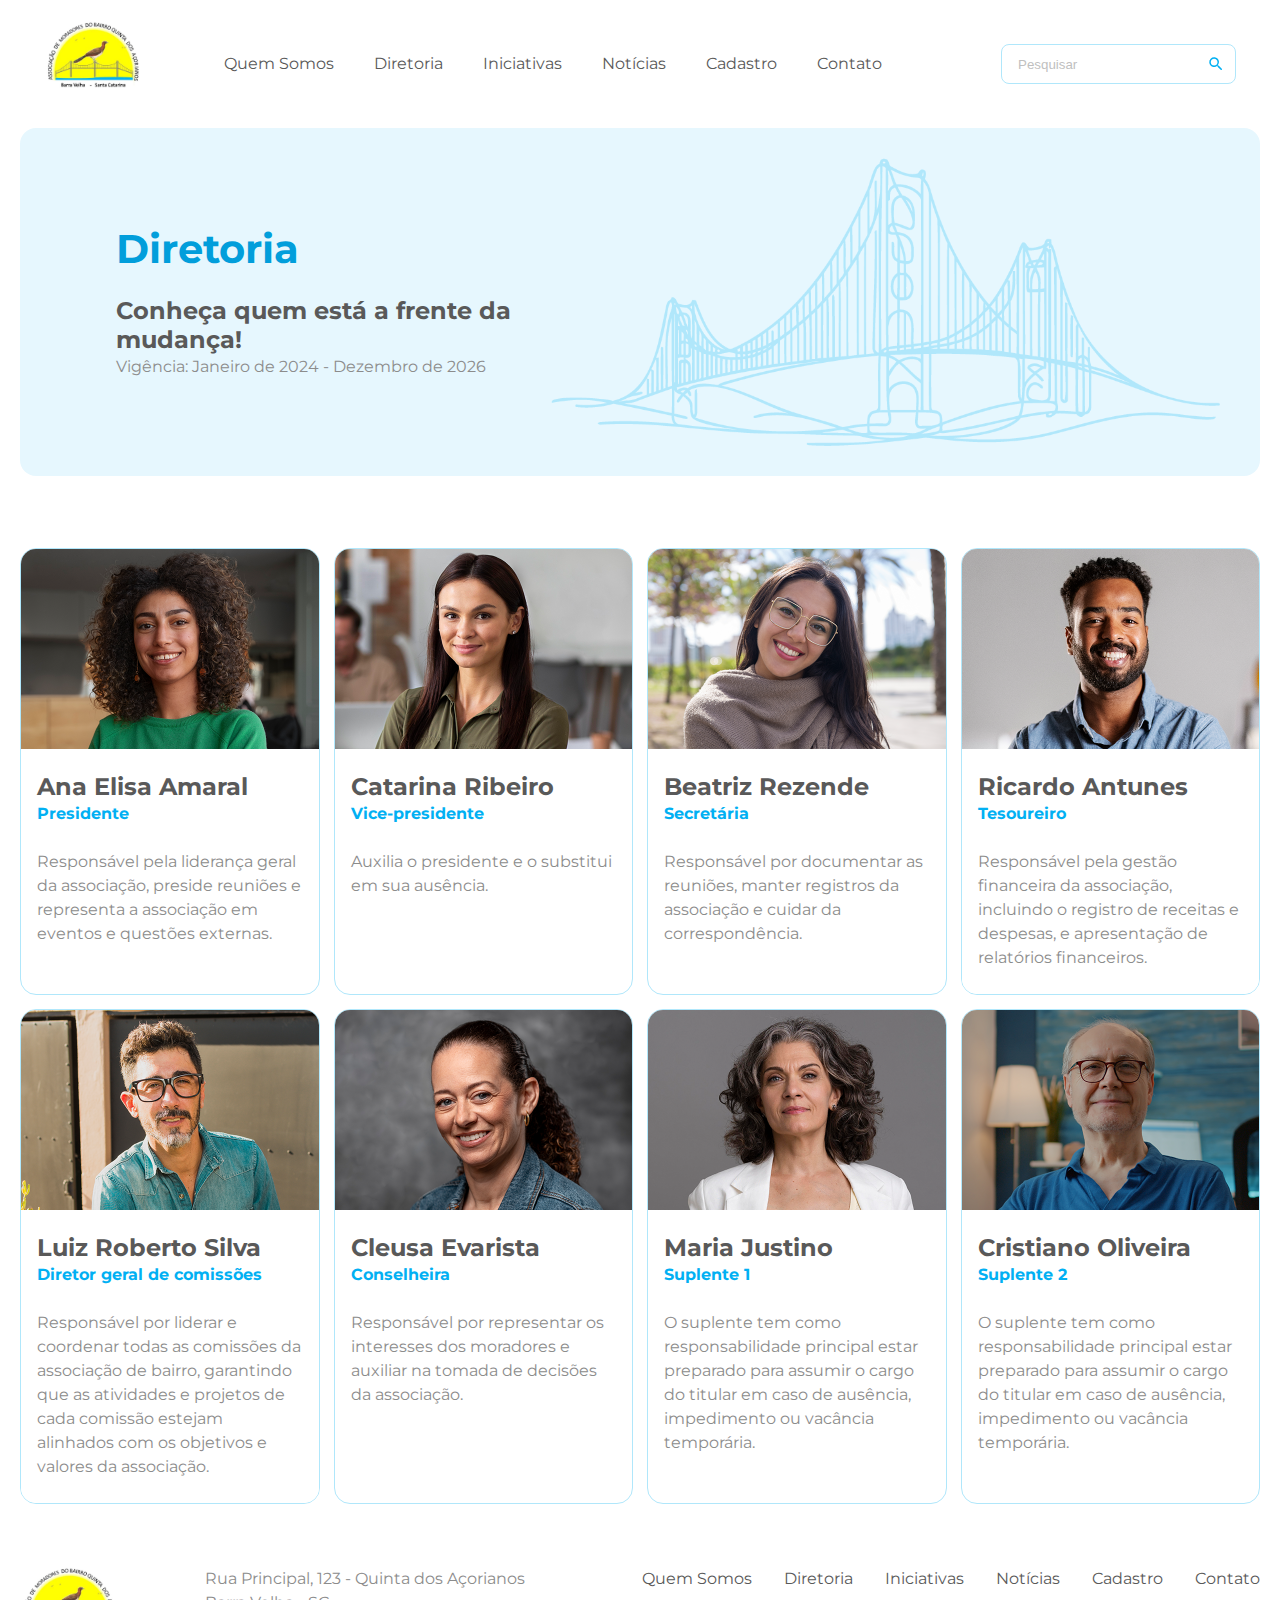
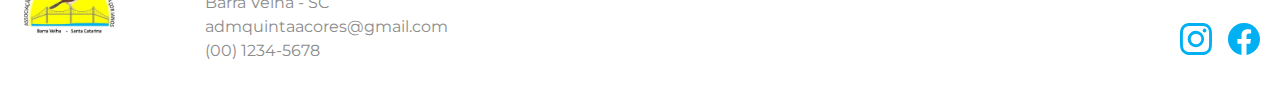
<file: diretoria.html>
<!DOCTYPE html>
<html lang="en">

<head>
    <meta charset="UTF-8">
    <meta name="viewport" content="width=device-width, initial-scale=1.0">
    <title>Bairro Quinta dos Açorianos - Diretoria</title>
    <link rel="stylesheet" href="style.css">
    <link rel="preconnect" href="https://fonts.googleapis.com">
    <link rel="preconnect" href="https://fonts.gstatic.com" crossorigin>
    <link href="https://fonts.googleapis.com/css2?family=Montserrat:ital,wght@0,100..900;1,100..900&display=swap" rel="stylesheet">
</head>

<body>
    <div class="container">

    <!-- NAV -->

    <header>
        <nav>
            <div class="navbar">
                <a href="index.html">
                    <img src="image/logo_quintadosacorianos.png" alt="logo_quintadosacorianos">
                </a>
                
            <ul>
                <li><a href="quem_somos.html">Quem Somos</a></li>
                <li><a href="diretoria.html">Diretoria</a></li>
                <li><a href="iniciativas.html">Iniciativas</a></li>
                <li><a href="noticias.html">Notícias</a></li>
                <li><a href="cadastro.html">Cadastro</a></li>
                <li><a href="contato.html">Contato</a></li>
            </ul>
            <form action="/search" method="get">
                <input type="search" name="q" placeholder="Pesquisar">
            </form>
            </div>
        </nav>
    </header>


    <main>

        <!-- BANNER-DIRETORIA -->

    <section id="banner">
            <img src="image/ponte_pencil.png" alt="Banner Diretoria">
            <div class="banner-content">
            <h1>Diretoria</h1><br>
            <h3>Conheça quem está a frente da mudança!</h3>
            <p>Vigência: Janeiro de 2024 - Dezembro de 2026</p>
        </div>
    </section>

        <!-- CARDS-DIRETORIA -->
        
        <div class="diretoria-cards">
            <div class="diretoria-card">
                <div class="diretoria-card-img">
                    <img src="image/diretoria-cards-1.png" alt="Presidente">
                </div>
                <div class="diretoria-card-info">
                    <h3>Ana Elisa Amaral</h3>
                    <p style="color: #01b0f3;"><strong>Presidente</strong></p><br>
                    <p>Responsável pela liderança geral da associação, preside reuniões e representa a associação em eventos e questões externas.</p>
                    
                </div>
            </div>

            <div class="diretoria-card">
                <div class="diretoria-card-img">
                    <img src="image/diretoria-cards-2.png" alt="Vice-presidente">
                </div>
                <div class="diretoria-card-info">
                    <h3>Catarina Ribeiro</h3>
                    <p style="color: #01b0f3;"><strong>Vice-presidente</strong></p><br>
                    <p>Auxilia o presidente e o substitui em sua ausência.</p>
                </div>
            </div>

            <div class="diretoria-card">
                <div class="diretoria-card-img">
                    <img src="image/diretoria-cards-4.png" alt="Secretária">
                </div>
                <div class="diretoria-card-info">
                    <h3>Beatriz Rezende</h3>
                    <p style="color: #01b0f3;"><strong>Secretária</strong></p><br>
                    <p>Responsável por documentar as reuniões, manter registros da associação e cuidar da correspondência.</p>
                </div>
            </div>

            <div class="diretoria-card">
                <div class="diretoria-card-img">
                    <img src="image/diretoria-cards-3.png" alt="Tesoureiro">
                </div>
                <div class="diretoria-card-info">
                    <h3>Ricardo Antunes</h3>
                    <p style="color: #01b0f3;"><strong>Tesoureiro</strong></p><br>
                    <p>Responsável pela gestão financeira da associação, incluindo o registro de receitas e despesas, e apresentação de relatórios financeiros.</p>
                </div>
            </div>

            <div class="diretoria-card">
                <div class="diretoria-card-img">
                    <img src="image/diretoria-cards-5.png" alt="Diretor geral">
                </div>
                <div class="diretoria-card-info">
                    <h3>Luiz Roberto Silva</h3>
                    <p style="color: #01b0f3;"><strong>Diretor geral de comissões</strong></p><br>
                    <p>Responsável por liderar e coordenar todas as comissões da associação de bairro, garantindo que as atividades e projetos de cada comissão estejam alinhados com os objetivos e valores da associação.</p>
                </div>
            </div>

            <div class="diretoria-card">
                <div class="diretoria-card-img">
                    <img src="image/diretoria-cards-6.png" alt="Conselheiro">
                </div>
                <div class="diretoria-card-info">
                    <h3>Cleusa Evarista</h3>
                    <p style="color: #01b0f3;"><strong>Conselheira</strong></p><br>
                    <p>Responsável por representar os interesses dos moradores e auxiliar na tomada de decisões da associação.</p>
                </div>
            </div>

            <div class="diretoria-card">
                <div class="diretoria-card-img">
                    <img src="image/diretoria-cards-7.png" alt="Suplente 1">
                </div>
                <div class="diretoria-card-info">
                    <h3>Maria Justino</h3>
                    <p style="color: #01b0f3;"><strong>Suplente 1</strong></p><br>
                    <p>O suplente tem como responsabilidade principal estar preparado para assumir o cargo do titular em caso de ausência, impedimento ou vacância temporária.</p>
                </div>
            </div>

            <div class="diretoria-card">
                <div class="diretoria-card-img">
                    <img src="image/diretoria-cards-8.png" alt="Suplente 2">
                </div>
                <div class="diretoria-card-info">
                    <h3>Cristiano Oliveira</h3>
                    <p style="color: #01b0f3;"><strong>Suplente 2</strong></p><br>
                    <p>O suplente tem como responsabilidade principal estar preparado para assumir o cargo do titular em caso de ausência, impedimento ou vacância temporária.</p>
                </div>
            </div>

    </main>

        <!-- FOOTER -->

    <footer>

        <img src="image/logo_quintadosacorianos.png" alt="logo_quintadosacorianos">

            <div class="footer-infos">
                <p>Rua Principal, 123 - Quinta dos Açorianos</p>
                <p>Barra Velha - SC</p>
                <p>admquintaacores@gmail.com</p>
                <p>(00) 1234-5678</p>
            </div>
        
        <div class="ul-social-buttons">
            <ul class="footer">
                <li><a href="quem_somos.html">Quem Somos</a></li>
                <li><a href="diretoria.html">Diretoria</a></li>
                <li><a href="iniciativas.html">Iniciativas</a></li>
                <li><a href="noticias.html">Notícias</a></li>
                <li><a href="cadastro.html">Cadastro</a></li>
                <li><a href="contato.html">Contato</a></li>
            </ul>

            <div class="social-buttons">
                <a href="https://www.instagram.com/assocmoradoresquintaoficial/" target="_blank"><svg xmlns="http://www.w3.org/2000/svg" width="16" height="16" fill="currentColor" class="bi bi-instagram" viewBox="0 0 16 16">
                    <path d="M8 0C5.829 0 5.556.01 4.703.048 3.85.088 3.269.222 2.76.42a3.9 3.9 0 0 0-1.417.923A3.9 3.9 0 0 0 .42 2.76C.222 3.268.087 3.85.048 4.7.01 5.555 0 5.827 0 8.001c0 2.172.01 2.444.048 3.297.04.852.174 1.433.372 1.942.205.526.478.972.923 1.417.444.445.89.719 1.416.923.51.198 1.09.333 1.942.372C5.555 15.99 5.827 16 8 16s2.444-.01 3.298-.048c.851-.04 1.434-.174 1.943-.372a3.9 3.9 0 0 0 1.416-.923c.445-.445.718-.891.923-1.417.197-.509.332-1.09.372-1.942C15.99 10.445 16 10.173 16 8s-.01-2.445-.048-3.299c-.04-.851-.175-1.433-.372-1.941a3.9 3.9 0 0 0-.923-1.417A3.9 3.9 0 0 0 13.24.42c-.51-.198-1.092-.333-1.943-.372C10.443.01 10.172 0 7.998 0zm-.717 1.442h.718c2.136 0 2.389.007 3.232.046.78.035 1.204.166 1.486.275.373.145.64.319.92.599s.453.546.598.92c.11.281.24.705.275 1.485.039.843.047 1.096.047 3.231s-.008 2.389-.047 3.232c-.035.78-.166 1.203-.275 1.485a2.5 2.5 0 0 1-.599.919c-.28.28-.546.453-.92.598-.28.11-.704.24-1.485.276-.843.038-1.096.047-3.232.047s-2.39-.009-3.233-.047c-.78-.036-1.203-.166-1.485-.276a2.5 2.5 0 0 1-.92-.598 2.5 2.5 0 0 1-.6-.92c-.109-.281-.24-.705-.275-1.485-.038-.843-.046-1.096-.046-3.233s.008-2.388.046-3.231c.036-.78.166-1.204.276-1.486.145-.373.319-.64.599-.92s.546-.453.92-.598c.282-.11.705-.24 1.485-.276.738-.034 1.024-.044 2.515-.045zm4.988 1.328a.96.96 0 1 0 0 1.92.96.96 0 0 0 0-1.92m-4.27 1.122a4.109 4.109 0 1 0 0 8.217 4.109 4.109 0 0 0 0-8.217m0 1.441a2.667 2.667 0 1 1 0 5.334 2.667 2.667 0 0 1 0-5.334"/></svg></a>
                <a href="https://www.facebook.com/ADM.QUINTA.ACORES/" target="_blank"><svg xmlns="http://www.w3.org/2000/svg" width="16" height="16" fill="currentColor" class="bi bi-facebook" viewBox="0 0 16 16">
                    <path d="M16 8.049c0-4.446-3.582-8.05-8-8.05C3.58 0-.002 3.603-.002 8.05c0 4.017 2.926 7.347 6.75 7.951v-5.625h-2.03V8.05H6.75V6.275c0-2.017 1.195-3.131 3.022-3.131.876 0 1.791.157 1.791.157v1.98h-1.009c-.993 0-1.303.621-1.303 1.258v1.51h2.218l-.354 2.326H9.25V16c3.824-.604 6.75-3.934 6.75-7.951"/></svg></a>
            </div>

        </div>
        

    </footer>

    </div>
</body>

</html>
</file>
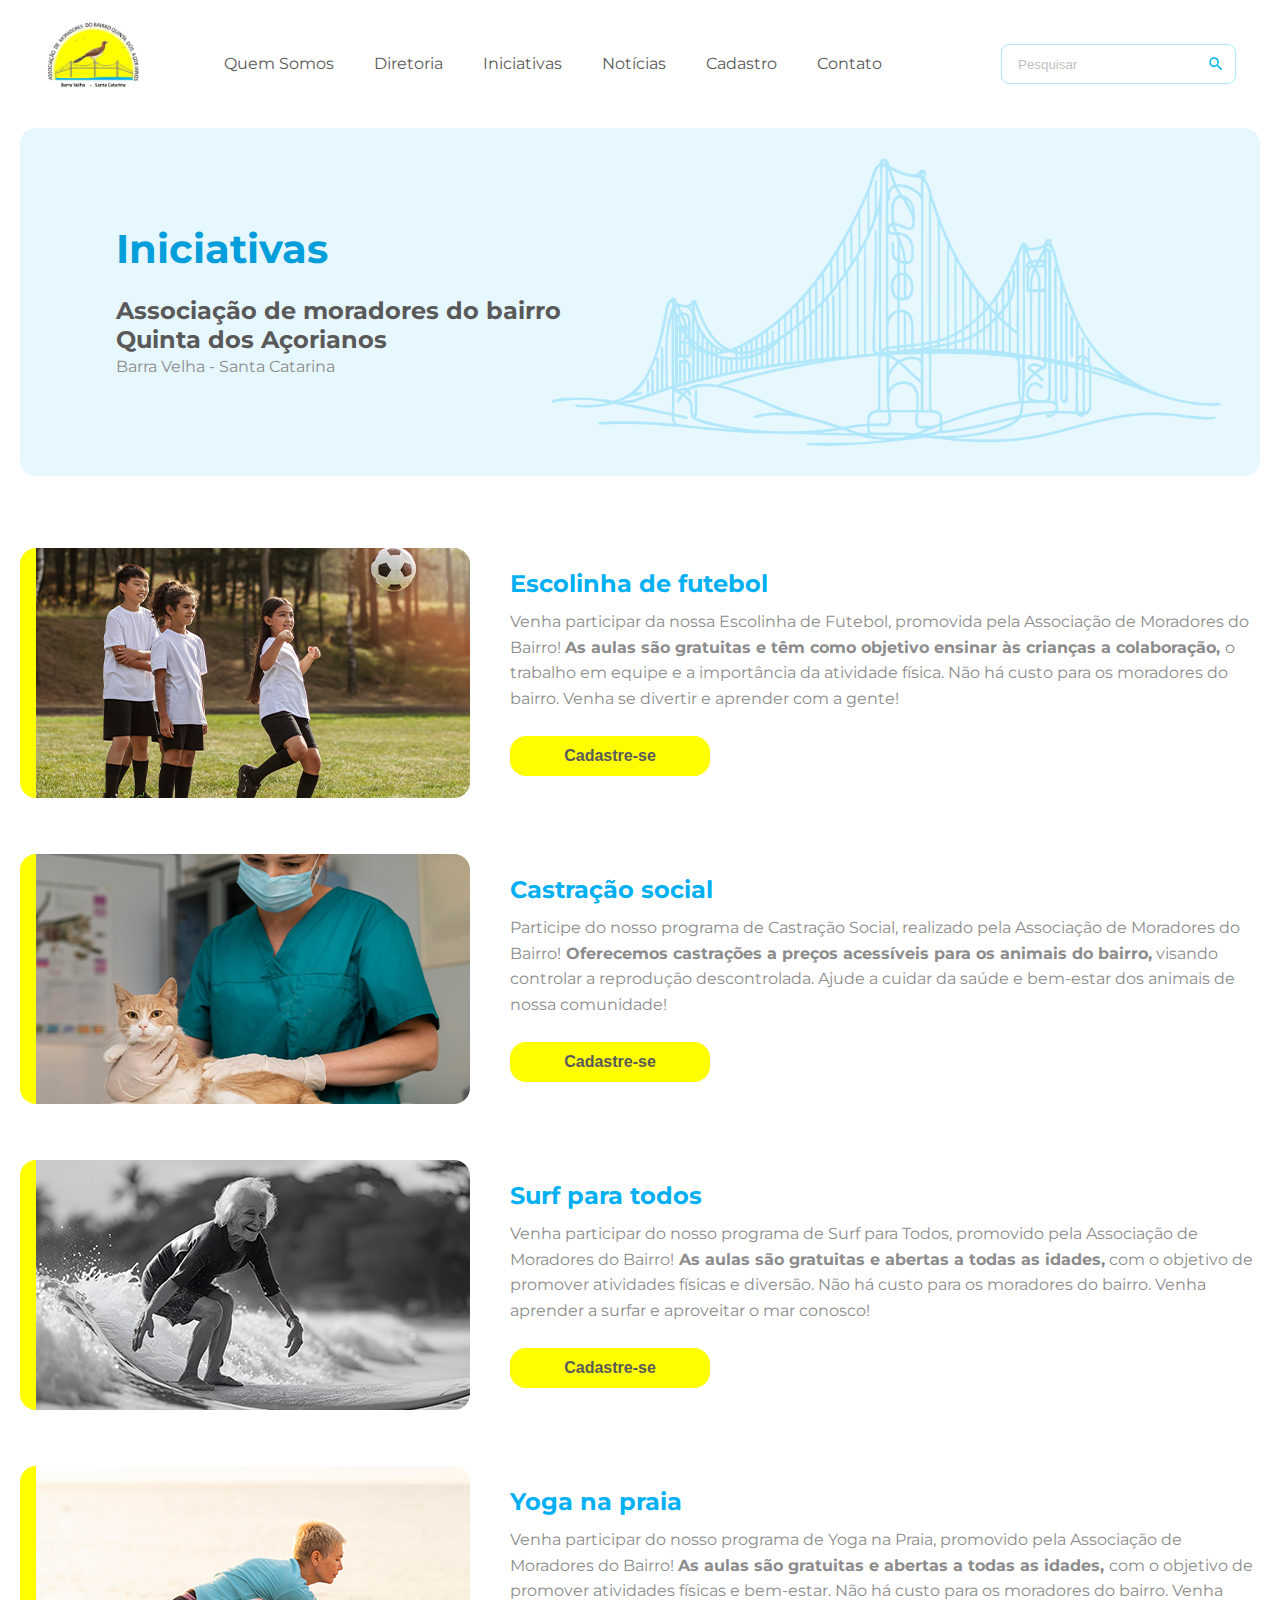
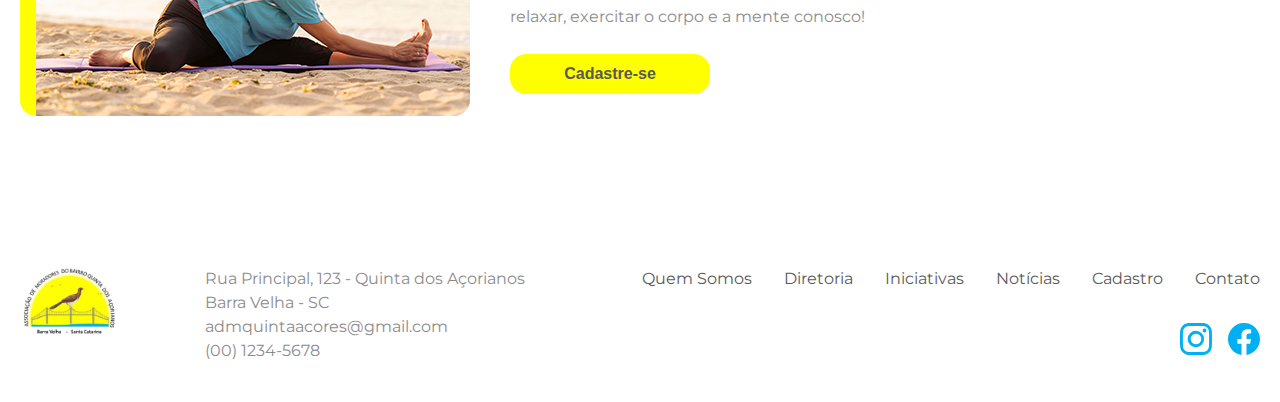
<file: iniciativas.html>
<!DOCTYPE html>
<html lang="en">

<head>
    <meta charset="UTF-8">
    <meta name="viewport" content="width=device-width, initial-scale=1.0">
    <title>Bairro Quinta dos Açorianos - Iniciativas</title>
    <link rel="stylesheet" href="style.css">
    <link rel="preconnect" href="https://fonts.googleapis.com">
    <link rel="preconnect" href="https://fonts.gstatic.com" crossorigin>
    <link href="https://fonts.googleapis.com/css2?family=Montserrat:ital,wght@0,100..900;1,100..900&display=swap" rel="stylesheet">
</head>

<body>
    <div class="container">
    
        <!-- NAV -->

    <header>
        <nav>
            <div class="navbar">
                <a href="index.html">
                    <img src="image/logo_quintadosacorianos.png" alt="logo_quintadosacorianos">
                </a>
                
            <ul>
                <li><a href="quem_somos.html">Quem Somos</a></li>
                <li><a href="diretoria.html">Diretoria</a></li>
                <li><a href="iniciativas.html">Iniciativas</a></li>
                <li><a href="noticias.html">Notícias</a></li>
                <li><a href="cadastro.html">Cadastro</a></li>
                <li><a href="contato.html">Contato</a></li>
            </ul>
            <form action="/search" method="get">
                <input type="search" name="q" placeholder="Pesquisar">
            </form>
            </div>
        </nav>
    </header>

    <main>
        <section id="banner">
        <div class="banner-content">
            <h1>Iniciativas</h1><br>
            <h3>Associação de moradores do bairro Quinta dos Açorianos</h3>
            <p>Barra Velha - Santa Catarina</p>
        </div>

            <img src="image/ponte_pencil.png" alt="Banner Iniciativas">

        </section>

        <section id="iniciativas">

            <div class="iniciativa">

                <div class="iniciativa-img">
                    <img src="image/projeto-futebol-2.png" alt="projeto-futebol-2">
                </div>
                
                <div class="iniciativa-content">
                    <h2 style="color: #01b0f3;">Escolinha de futebol</h2>
                    <p>Venha participar da nossa Escolinha de Futebol, promovida pela Associação de Moradores do Bairro! <strong>As aulas são gratuitas e têm como objetivo ensinar às crianças a colaboração, </strong>o trabalho em equipe e a importância da atividade física. Não há custo para os moradores do bairro. Venha se divertir e aprender com a gente!</p>
                    <br>
                    <button class="button-1" onclick="window.location.href='cadastro.html'">Cadastre-se</button>
                </div>
            </div>

            <div class="iniciativa">

                <div class="iniciativa-img">
                    <img src="image/projeto-castracao-2.png" alt="Foto iniciativa 1">
                </div>
                
                <div class="iniciativa-content">
                    <h2 style="color: #01b0f3;">Castração social</h2>
                    <p>Participe do nosso programa de Castração Social, realizado pela Associação de Moradores do Bairro!<strong> Oferecemos castrações a preços acessíveis para os animais do bairro,</strong> visando controlar a reprodução descontrolada. Ajude a cuidar da saúde e bem-estar dos animais de nossa comunidade!</p>
                    <br>
                    <button class="button-1" onclick="window.location.href='cadastro.html'">Cadastre-se</button>
                </div>
            </div>

            <div class="iniciativa">

                <div class="iniciativa-img">
                    <img src="image/projeto-surf-2.png" alt="Foto iniciativa 1">
                </div>
                
                <div class="iniciativa-content">
                    <h2 style="color: #01b0f3;">Surf para todos</h2>
                    <p>Venha participar do nosso programa de Surf para Todos, promovido pela Associação de Moradores do Bairro!<strong> As aulas são gratuitas e abertas a todas as idades,</strong> com o objetivo de promover atividades físicas e diversão. Não há custo para os moradores do bairro. Venha aprender a surfar e aproveitar o mar conosco!</p>
                    <br>
                    <button class="button-1" onclick="window.location.href='cadastro.html'">Cadastre-se</button>
                </div>
            </div>

            
            <div class="iniciativa">

                <div class="iniciativa-img">
                    <img src="image/projeto-yoga-2.png" alt="Foto iniciativa 1">
                </div>
                
                <div class="iniciativa-content">
                    <h2 style="color: #01b0f3;">Yoga na praia</h2>
                    <p>
                        Venha participar do nosso programa de Yoga na Praia, promovido pela Associação de Moradores do Bairro! <strong>As aulas são gratuitas e abertas a todas as idades, </strong>com o objetivo de promover atividades físicas e bem-estar. Não há custo para os moradores do bairro. Venha relaxar, exercitar o corpo e a mente conosco!</p>
                    <br>
                    <button class="button-1" onclick="window.location.href='cadastro.html'">Cadastre-se</button>
                </div>
            </div>

        </section>
        
        

            </section>
        </section>
    </main>

    <!-- FOOTER -->

    <footer>

        <img src="image/logo_quintadosacorianos.png" alt="logo_quintadosacorianos">

            <div class="footer-infos">
                <p>Rua Principal, 123 - Quinta dos Açorianos</p>
                <p>Barra Velha - SC</p>
                <p>admquintaacores@gmail.com</p>
                <p>(00) 1234-5678</p>
            </div>
        
        <div class="ul-social-buttons">
            <ul class="footer">
                <li><a href="quem_somos.html">Quem Somos</a></li>
                <li><a href="diretoria.html">Diretoria</a></li>
                <li><a href="iniciativas.html">Iniciativas</a></li>
                <li><a href="noticias.html">Notícias</a></li>
                <li><a href="cadastro.html">Cadastro</a></li>
                <li><a href="contato.html">Contato</a></li>
            </ul>

            <div class="social-buttons">
                <a href="https://www.instagram.com/assocmoradoresquintaoficial/" target="_blank"><svg xmlns="http://www.w3.org/2000/svg" width="16" height="16" fill="currentColor" class="bi bi-instagram" viewBox="0 0 16 16">
                    <path d="M8 0C5.829 0 5.556.01 4.703.048 3.85.088 3.269.222 2.76.42a3.9 3.9 0 0 0-1.417.923A3.9 3.9 0 0 0 .42 2.76C.222 3.268.087 3.85.048 4.7.01 5.555 0 5.827 0 8.001c0 2.172.01 2.444.048 3.297.04.852.174 1.433.372 1.942.205.526.478.972.923 1.417.444.445.89.719 1.416.923.51.198 1.09.333 1.942.372C5.555 15.99 5.827 16 8 16s2.444-.01 3.298-.048c.851-.04 1.434-.174 1.943-.372a3.9 3.9 0 0 0 1.416-.923c.445-.445.718-.891.923-1.417.197-.509.332-1.09.372-1.942C15.99 10.445 16 10.173 16 8s-.01-2.445-.048-3.299c-.04-.851-.175-1.433-.372-1.941a3.9 3.9 0 0 0-.923-1.417A3.9 3.9 0 0 0 13.24.42c-.51-.198-1.092-.333-1.943-.372C10.443.01 10.172 0 7.998 0zm-.717 1.442h.718c2.136 0 2.389.007 3.232.046.78.035 1.204.166 1.486.275.373.145.64.319.92.599s.453.546.598.92c.11.281.24.705.275 1.485.039.843.047 1.096.047 3.231s-.008 2.389-.047 3.232c-.035.78-.166 1.203-.275 1.485a2.5 2.5 0 0 1-.599.919c-.28.28-.546.453-.92.598-.28.11-.704.24-1.485.276-.843.038-1.096.047-3.232.047s-2.39-.009-3.233-.047c-.78-.036-1.203-.166-1.485-.276a2.5 2.5 0 0 1-.92-.598 2.5 2.5 0 0 1-.6-.92c-.109-.281-.24-.705-.275-1.485-.038-.843-.046-1.096-.046-3.233s.008-2.388.046-3.231c.036-.78.166-1.204.276-1.486.145-.373.319-.64.599-.92s.546-.453.92-.598c.282-.11.705-.24 1.485-.276.738-.034 1.024-.044 2.515-.045zm4.988 1.328a.96.96 0 1 0 0 1.92.96.96 0 0 0 0-1.92m-4.27 1.122a4.109 4.109 0 1 0 0 8.217 4.109 4.109 0 0 0 0-8.217m0 1.441a2.667 2.667 0 1 1 0 5.334 2.667 2.667 0 0 1 0-5.334"/></svg></a>
                <a href="https://www.facebook.com/ADM.QUINTA.ACORES/" target="_blank"><svg xmlns="http://www.w3.org/2000/svg" width="16" height="16" fill="currentColor" class="bi bi-facebook" viewBox="0 0 16 16">
                    <path d="M16 8.049c0-4.446-3.582-8.05-8-8.05C3.58 0-.002 3.603-.002 8.05c0 4.017 2.926 7.347 6.75 7.951v-5.625h-2.03V8.05H6.75V6.275c0-2.017 1.195-3.131 3.022-3.131.876 0 1.791.157 1.791.157v1.98h-1.009c-.993 0-1.303.621-1.303 1.258v1.51h2.218l-.354 2.326H9.25V16c3.824-.604 6.75-3.934 6.75-7.951"/></svg></a>
            </div>

        </div>

    </footer>

    </div>

</body>

</html>
</file>
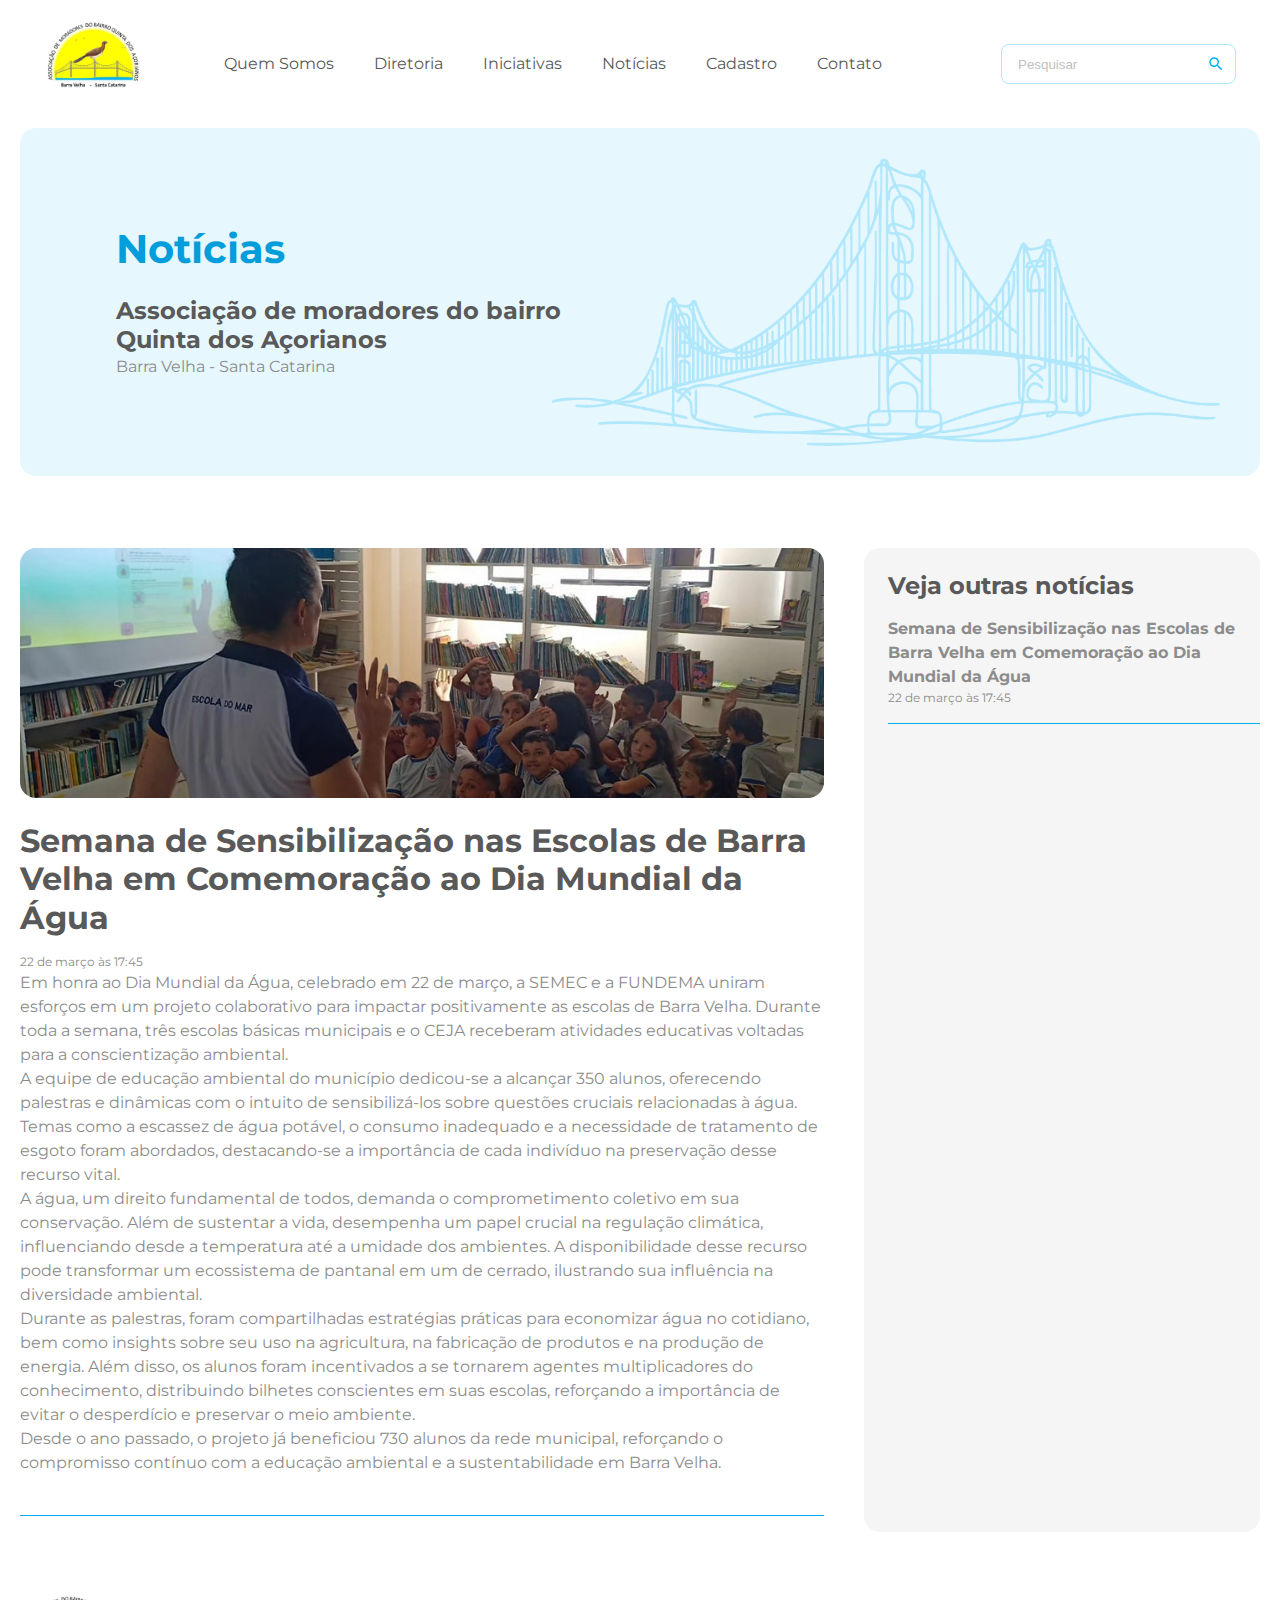
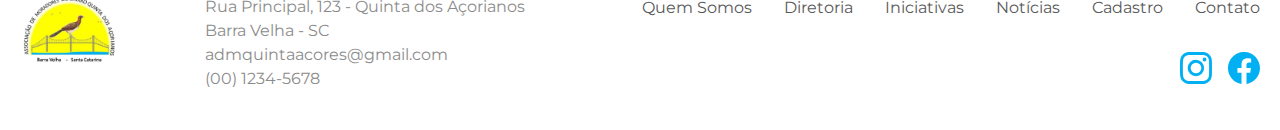
<file: noticias.html>
<!DOCTYPE html>
<html lang="en">

<head>
    <meta charset="UTF-8">
    <meta name="viewport" content="width=device-width, initial-scale=1.0">
    <title>Bairro Quinta dos Açorianos - Notícias</title>
    <link rel="stylesheet" href="style.css">
    <link rel="preconnect" href="https://fonts.googleapis.com">
    <link rel="preconnect" href="https://fonts.gstatic.com" crossorigin>
    <link href="https://fonts.googleapis.com/css2?family=Montserrat:ital,wght@0,100..900;1,100..900&display=swap" rel="stylesheet">
</head>

<body>
    <div class="container">

    <!-- NAV -->

    <header>
        <nav>
            <div class="navbar">
                <a href="index.html">
                    <img src="image/logo_quintadosacorianos.png" alt="logo_quintadosacorianos">
                </a>
                
            <ul>
                <li><a href="quem_somos.html">Quem Somos</a></li>
                <li><a href="diretoria.html">Diretoria</a></li>
                <li><a href="iniciativas.html">Iniciativas</a></li>
                <li><a href="noticias.html">Notícias</a></li>
                <li><a href="cadastro.html">Cadastro</a></li>
                <li><a href="contato.html">Contato</a></li>
            </ul>
            <form action="/search" method="get">
                <input type="search" name="q" placeholder="Pesquisar">
            </form>
            </div>
        </nav>
    </header>

    <main>
    <section id="banner">
        <div class="banner-content">
            <h1>Notícias</h1><br>
            <h3>Associação de moradores do bairro Quinta dos Açorianos</h3>
            <p>Barra Velha - Santa Catarina</p>
        </div>
            <img src="image/ponte_pencil.png" alt="Banner notícias">
    </section>

    <section id="noticias">

        <article id="not-posts">

        <div class="not-img">
            <img src="image/noticia-1.jpg" alt="Imagem da notícia 1">
        </div>

            <h2 class="not-tittle">Semana de Sensibilização nas Escolas de Barra Velha em Comemoração ao Dia Mundial da Água</h2>

            <p class="data">22 de março às 17:45</p>

            <p class="not-text">
            Em honra ao Dia Mundial da Água, celebrado em 22 de março, a SEMEC e a FUNDEMA uniram esforços em um projeto colaborativo para impactar positivamente as escolas de Barra Velha. Durante toda a semana, três escolas básicas municipais e o CEJA receberam atividades educativas voltadas para a conscientização ambiental.<br>
            A equipe de educação ambiental do município dedicou-se a alcançar 350 alunos, oferecendo palestras e dinâmicas com o intuito de sensibilizá-los sobre questões cruciais relacionadas à água. Temas como a escassez de água potável, o consumo inadequado e a necessidade de tratamento de esgoto foram abordados, destacando-se a importância de cada indivíduo na preservação desse recurso vital.<br>
            A água, um direito fundamental de todos, demanda o comprometimento coletivo em sua conservação. Além de sustentar a vida, desempenha um papel crucial na regulação climática, influenciando desde a temperatura até a umidade dos ambientes. A disponibilidade desse recurso pode transformar um ecossistema de pantanal em um de cerrado, ilustrando sua influência na diversidade ambiental.<br>
            Durante as palestras, foram compartilhadas estratégias práticas para economizar água no cotidiano, bem como insights sobre seu uso na agricultura, na fabricação de produtos e na produção de energia. Além disso, os alunos foram incentivados a se tornarem agentes multiplicadores do conhecimento, distribuindo bilhetes conscientes em suas escolas, reforçando a importância de evitar o desperdício e preservar o meio ambiente.<br>
            Desde o ano passado, o projeto já beneficiou 730 alunos da rede municipal, reforçando o compromisso contínuo com a educação ambiental e a sustentabilidade em Barra Velha.<br>
            </p>
            <br>
            <hr>

        </article>

        <section id="not-lib">
            <h3>Veja outras notícias</h3>
            <ul>
                <li></li><a href="noticia1.html">Semana de Sensibilização nas Escolas de Barra Velha em Comemoração ao Dia Mundial da Água</a></li>
                <p class="data">22 de março às 17:45</p>
                <hr>

            </ul>
        </section>

    </section>


    </main>

    <!-- FOOTER -->

    <footer>

        <img src="image/logo_quintadosacorianos.png" alt="logo_quintadosacorianos">

            <div class="footer-infos">
                <p>Rua Principal, 123 - Quinta dos Açorianos</p>
                <p>Barra Velha - SC</p>
                <p>admquintaacores@gmail.com</p>
                <p>(00) 1234-5678</p>
            </div>
        
        <div class="ul-social-buttons">
            <ul class="footer">
                <li><a href="quem_somos.html">Quem Somos</a></li>
                <li><a href="diretoria.html">Diretoria</a></li>
                <li><a href="iniciativas.html">Iniciativas</a></li>
                <li><a href="noticias.html">Notícias</a></li>
                <li><a href="cadastro.html">Cadastro</a></li>
                <li><a href="contato.html">Contato</a></li>
            </ul>

            <div class="social-buttons">
                <a href="https://www.instagram.com/assocmoradoresquintaoficial/" target="_blank"><svg xmlns="http://www.w3.org/2000/svg" width="16" height="16" fill="currentColor" class="bi bi-instagram" viewBox="0 0 16 16">
                    <path d="M8 0C5.829 0 5.556.01 4.703.048 3.85.088 3.269.222 2.76.42a3.9 3.9 0 0 0-1.417.923A3.9 3.9 0 0 0 .42 2.76C.222 3.268.087 3.85.048 4.7.01 5.555 0 5.827 0 8.001c0 2.172.01 2.444.048 3.297.04.852.174 1.433.372 1.942.205.526.478.972.923 1.417.444.445.89.719 1.416.923.51.198 1.09.333 1.942.372C5.555 15.99 5.827 16 8 16s2.444-.01 3.298-.048c.851-.04 1.434-.174 1.943-.372a3.9 3.9 0 0 0 1.416-.923c.445-.445.718-.891.923-1.417.197-.509.332-1.09.372-1.942C15.99 10.445 16 10.173 16 8s-.01-2.445-.048-3.299c-.04-.851-.175-1.433-.372-1.941a3.9 3.9 0 0 0-.923-1.417A3.9 3.9 0 0 0 13.24.42c-.51-.198-1.092-.333-1.943-.372C10.443.01 10.172 0 7.998 0zm-.717 1.442h.718c2.136 0 2.389.007 3.232.046.78.035 1.204.166 1.486.275.373.145.64.319.92.599s.453.546.598.92c.11.281.24.705.275 1.485.039.843.047 1.096.047 3.231s-.008 2.389-.047 3.232c-.035.78-.166 1.203-.275 1.485a2.5 2.5 0 0 1-.599.919c-.28.28-.546.453-.92.598-.28.11-.704.24-1.485.276-.843.038-1.096.047-3.232.047s-2.39-.009-3.233-.047c-.78-.036-1.203-.166-1.485-.276a2.5 2.5 0 0 1-.92-.598 2.5 2.5 0 0 1-.6-.92c-.109-.281-.24-.705-.275-1.485-.038-.843-.046-1.096-.046-3.233s.008-2.388.046-3.231c.036-.78.166-1.204.276-1.486.145-.373.319-.64.599-.92s.546-.453.92-.598c.282-.11.705-.24 1.485-.276.738-.034 1.024-.044 2.515-.045zm4.988 1.328a.96.96 0 1 0 0 1.92.96.96 0 0 0 0-1.92m-4.27 1.122a4.109 4.109 0 1 0 0 8.217 4.109 4.109 0 0 0 0-8.217m0 1.441a2.667 2.667 0 1 1 0 5.334 2.667 2.667 0 0 1 0-5.334"/></svg></a>
                <a href="https://www.facebook.com/ADM.QUINTA.ACORES/" target="_blank"><svg xmlns="http://www.w3.org/2000/svg" width="16" height="16" fill="currentColor" class="bi bi-facebook" viewBox="0 0 16 16">
                    <path d="M16 8.049c0-4.446-3.582-8.05-8-8.05C3.58 0-.002 3.603-.002 8.05c0 4.017 2.926 7.347 6.75 7.951v-5.625h-2.03V8.05H6.75V6.275c0-2.017 1.195-3.131 3.022-3.131.876 0 1.791.157 1.791.157v1.98h-1.009c-.993 0-1.303.621-1.303 1.258v1.51h2.218l-.354 2.326H9.25V16c3.824-.604 6.75-3.934 6.75-7.951"/></svg></a>
            </div>

        </div>
        
   

    </footer>

    </div>
</body>

</html>
</file>
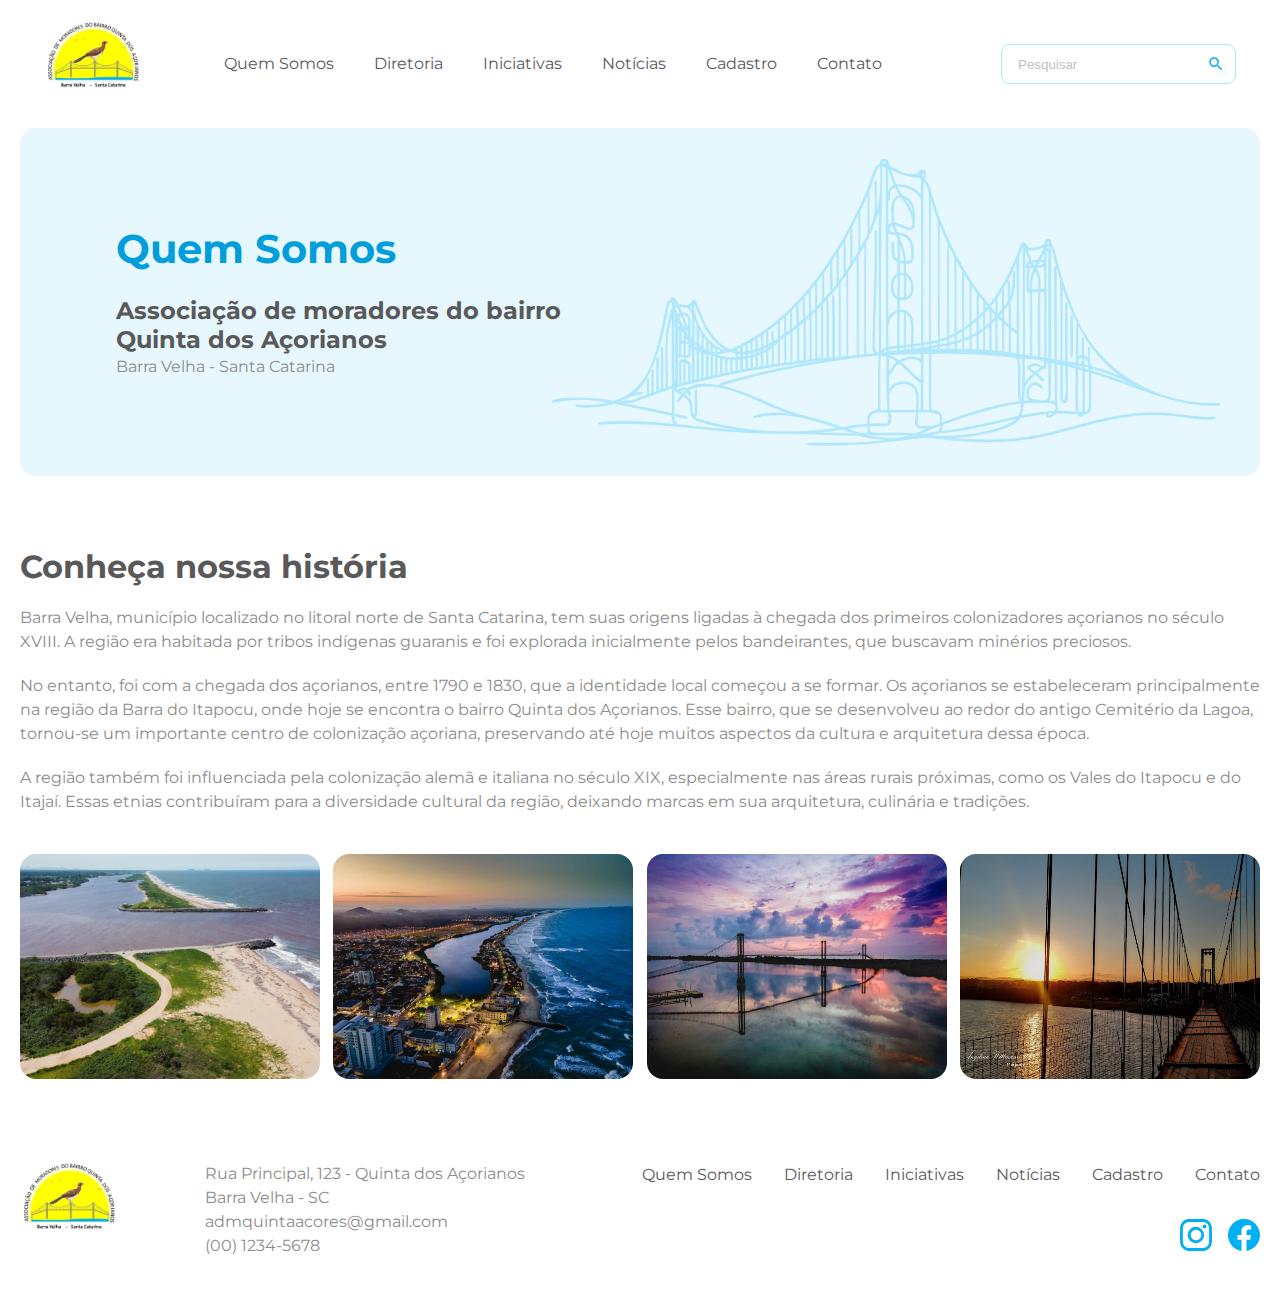
<file: quem_somos.html>
<!DOCTYPE html>
<html lang="en">

<head>
    <meta charset="UTF-8">
    <meta name="viewport" content="width=device-width, initial-scale=1.0">
    <title>Bairro Quinta dos Açorianos - Quem Somos</title>
    <link rel="stylesheet" href="style.css">
    <link rel="preconnect" href="https://fonts.googleapis.com">
    <link rel="preconnect" href="https://fonts.gstatic.com" crossorigin>
    <link href="https://fonts.googleapis.com/css2?family=Montserrat:ital,wght@0,100..900;1,100..900&display=swap" rel="stylesheet">
</head>

<body>
    <div class="container">
    <header>

    <!-- NAV -->

    <header>
        <nav>
            <div class="navbar">
                <a href="index.html">
                    <img src="image/logo_quintadosacorianos.png" alt="logo_quintadosacorianos">
                </a>
                
            <ul>
                <li><a href="quem_somos.html">Quem Somos</a></li>
                <li><a href="diretoria.html">Diretoria</a></li>
                <li><a href="iniciativas.html">Iniciativas</a></li>
                <li><a href="noticias.html">Notícias</a></li>
                <li><a href="cadastro.html">Cadastro</a></li>
                <li><a href="contato.html">Contato</a></li>
            </ul>
            <form action="/search" method="get">
                <input type="search" name="q" placeholder="Pesquisar">
            </form>
            </div>
        </nav>
    </header>

    <!-- HISTORIA -->

    </header>

    <main>
        <section id="banner">
            <div class="banner-content">
            <h1>Quem Somos</h1><br>
            <h3>Associação de moradores do bairro Quinta dos Açorianos</h3>
            <p>Barra Velha - Santa Catarina</p>
            </div>
        <img src="image/ponte_pencil.png" alt="Banner Quem Somos">

    </section>
            <h2 style="margin-bottom: 20px;">Conheça nossa história</h2>
            <p style="margin-bottom: 20px;">Barra Velha, município localizado no litoral norte de Santa Catarina, tem suas origens ligadas à chegada dos primeiros colonizadores açorianos no século XVIII. A região era habitada por tribos indígenas guaranis e foi explorada inicialmente pelos bandeirantes, que buscavam minérios preciosos.</p>
            <p style="margin-bottom: 20px;">No entanto, foi com a chegada dos açorianos, entre 1790 e 1830, que a identidade local começou a se formar. Os açorianos se estabeleceram principalmente na região da Barra do Itapocu, onde hoje se encontra o bairro Quinta dos Açorianos. Esse bairro, que se desenvolveu ao redor do antigo Cemitério da Lagoa, tornou-se um importante centro de colonização açoriana, preservando até hoje muitos aspectos da cultura e arquitetura dessa época.</p>
            <p style="margin-bottom: 20px;">A região também foi influenciada pela colonização alemã e italiana no século XIX, especialmente nas áreas rurais próximas, como os Vales do Itapocu e do Itajaí. Essas etnias contribuíram para a diversidade cultural da região, deixando marcas em sua arquitetura, culinária e tradições.</p>
            
            <section id="gallery">
                <div class="gallery-container">
                    <img src="image/barra-velha-1.jpeg" alt="barra-velha-1">
                    <img src="image/barra-velha-2.jpeg" alt="barra-velha-2">
                    <img src="image/ponte-pencil-1.jpeg" alt="ponte-pencil-1">
                    <img src="image/ponte-pencil-2.jpg" alt="ponte-pencil-2">
                </div>
            </section>

    </main>

    <!-- FOOTER -->

    <footer>

        <img src="image/logo_quintadosacorianos.png" alt="logo_quintadosacorianos">

            <div class="footer-infos">
                <p>Rua Principal, 123 - Quinta dos Açorianos</p>
                <p>Barra Velha - SC</p>
                <p>admquintaacores@gmail.com</p>
                <p>(00) 1234-5678</p>
            </div>
        
        <div class="ul-social-buttons">
            <ul class="footer">
                <li><a href="quem_somos.html">Quem Somos</a></li>
                <li><a href="diretoria.html">Diretoria</a></li>
                <li><a href="iniciativas.html">Iniciativas</a></li>
                <li><a href="noticias.html">Notícias</a></li>
                <li><a href="cadastro.html">Cadastro</a></li>
                <li><a href="contato.html">Contato</a></li>
            </ul>

            <div class="social-buttons">
                <a href="https://www.instagram.com/assocmoradoresquintaoficial/" target="_blank"><svg xmlns="http://www.w3.org/2000/svg" width="16" height="16" fill="currentColor" class="bi bi-instagram" viewBox="0 0 16 16">
                    <path d="M8 0C5.829 0 5.556.01 4.703.048 3.85.088 3.269.222 2.76.42a3.9 3.9 0 0 0-1.417.923A3.9 3.9 0 0 0 .42 2.76C.222 3.268.087 3.85.048 4.7.01 5.555 0 5.827 0 8.001c0 2.172.01 2.444.048 3.297.04.852.174 1.433.372 1.942.205.526.478.972.923 1.417.444.445.89.719 1.416.923.51.198 1.09.333 1.942.372C5.555 15.99 5.827 16 8 16s2.444-.01 3.298-.048c.851-.04 1.434-.174 1.943-.372a3.9 3.9 0 0 0 1.416-.923c.445-.445.718-.891.923-1.417.197-.509.332-1.09.372-1.942C15.99 10.445 16 10.173 16 8s-.01-2.445-.048-3.299c-.04-.851-.175-1.433-.372-1.941a3.9 3.9 0 0 0-.923-1.417A3.9 3.9 0 0 0 13.24.42c-.51-.198-1.092-.333-1.943-.372C10.443.01 10.172 0 7.998 0zm-.717 1.442h.718c2.136 0 2.389.007 3.232.046.78.035 1.204.166 1.486.275.373.145.64.319.92.599s.453.546.598.92c.11.281.24.705.275 1.485.039.843.047 1.096.047 3.231s-.008 2.389-.047 3.232c-.035.78-.166 1.203-.275 1.485a2.5 2.5 0 0 1-.599.919c-.28.28-.546.453-.92.598-.28.11-.704.24-1.485.276-.843.038-1.096.047-3.232.047s-2.39-.009-3.233-.047c-.78-.036-1.203-.166-1.485-.276a2.5 2.5 0 0 1-.92-.598 2.5 2.5 0 0 1-.6-.92c-.109-.281-.24-.705-.275-1.485-.038-.843-.046-1.096-.046-3.233s.008-2.388.046-3.231c.036-.78.166-1.204.276-1.486.145-.373.319-.64.599-.92s.546-.453.92-.598c.282-.11.705-.24 1.485-.276.738-.034 1.024-.044 2.515-.045zm4.988 1.328a.96.96 0 1 0 0 1.92.96.96 0 0 0 0-1.92m-4.27 1.122a4.109 4.109 0 1 0 0 8.217 4.109 4.109 0 0 0 0-8.217m0 1.441a2.667 2.667 0 1 1 0 5.334 2.667 2.667 0 0 1 0-5.334"/></svg></a>
                <a href="https://www.facebook.com/ADM.QUINTA.ACORES/" target="_blank"><svg xmlns="http://www.w3.org/2000/svg" width="16" height="16" fill="currentColor" class="bi bi-facebook" viewBox="0 0 16 16">
                    <path d="M16 8.049c0-4.446-3.582-8.05-8-8.05C3.58 0-.002 3.603-.002 8.05c0 4.017 2.926 7.347 6.75 7.951v-5.625h-2.03V8.05H6.75V6.275c0-2.017 1.195-3.131 3.022-3.131.876 0 1.791.157 1.791.157v1.98h-1.009c-.993 0-1.303.621-1.303 1.258v1.51h2.218l-.354 2.326H9.25V16c3.824-.604 6.75-3.934 6.75-7.951"/></svg></a>
            </div>

        </div>
        
    </footer>

    </div>

</body>

</html>
</file>
<file: style.css>
*   { 
    margin: 0;
    padding: 0;
}
/* -------------------------.container------------------------- */

    .container {

        max-width: 1240px;
        margin: 0 auto;
        align-items: center;
    }

/* -------------------------.navbar------------------------- */

    .navbar {
        background-color: #FFFFFF;
        height: 96px;
        margin-top: 16px;
        margin-bottom: 16px;
        display: flex;  
        justify-content: space-between;
        align-items: center;
        padding: 0 24px;
    }

    .navbar img {
        width: 100px;
        height: auto;
    }

    .navbar input[type="search"] {
        height: 40px;
        width: 100%;
        border: 1px solid #b0e7fb;
        border-radius: 8px;
        padding: 8px 40px 8px 16px;
        background-color: #ffffff;
        background-image: url('data:image/svg+xml;utf8,<svg xmlns="http://www.w3.org/2000/svg" viewBox="0 0 24 24" width="24" height="24" fill="%2301b0f3"><path d="M15.5 14h-.79l-.28-.27a6.5 6.5 0 0 0 1.48-5.34c-.47-2.78-2.79-5-5.59-5.34a6.505 6.505 0 0 0-7.27 7.27c.34 2.8 2.56 5.12 5.34 5.59a6.5 6.5 0 0 0 5.34-1.48l.27.28v.79l4.25 4.25c.41.41 1.08.41 1.49 0 .41-.41.41-1.08 0-1.49L15.5 14zm-6 0C7.01 14 5 11.99 5 9.5S7.01 5 9.5 5 14 7.01 14 9.5 11.99 14 9.5 14z"/></svg>');
        background-repeat: no-repeat;
        background-position: right 10px center;
        background-size: 18px 18px;
    }
    
    .navbar input[type="search"]::placeholder {
        color: #bfbfbf;
    }
    
    .navbar input[type="search"]:focus {
        outline: none;
        box-shadow: 0 0 5px #b0e7fb;
    }
    
    
    .navbar ul {
        list-style-type: none;
        display: flex;
        padding: 0;
        margin: 0;
    }
    
    .navbar li {
        margin-right: 40px;
        display: inline;
    }
    
    .navbar a {
        text-decoration: none;
        font-family: "MontSerrat", sans-serif;
        color: #595959; 
        font-weight: 400; 
        transition: font-weight 0.3s ease;
    }
    
    .navbar a:hover {
        font-weight: bold;
        color: #019edb;
    }
    
    .navbar a:active {
        font-weight: bold;
        color: #018dc2;
    }

    #home-button {
        border: none;
        display: block;
        height: 40px;
        width: 40px;
        padding: 8px 8px;
        border-radius: 24px;
        cursor: pointer;
        transition: background-color 0.3s, color 0.3s;
        background-image: url('data:image/svg+xml;utf8,<svg xmlns="http://www.w3.org/2000/svg" width="24" height="24" viewBox="0 0 24 24" fill="none" stroke="currentColor" stroke-width="2" stroke-linecap="round" stroke-linejoin="round" class="lucide lucide-home"><path d="m3 9 9-7 9 7v11a2 2 0 0 1-2 2H5a2 2 0 0 1-2-2z"/><polyline points="9 22 9 12 15 12 15 22"/></svg>');
        background-repeat: no-repeat;
        background-position: center;
        background-size: 18px 18px;
    }
    
    #home-button:hover {
        background-color: #d9f3fd;
    }

/* -------------------------textos------------------------- */

h1 {
    font-family: "MontSerrat", sans-serif;
    color: #019edb;
    font-weight: bold;
    font-size: 40px;
    line-height: 1.2;
}

h2 {
    font-family: "MontSerrat", sans-serif;
    color: #595959;
    font-weight: bold;
    font-size: 32px;
    line-height: 1.2;
}

h3 {
    font-family: "MontSerrat", sans-serif;
    color: #595959;
    font-weight: bold;
    font-size: 24px;
    line-height: 1.2;
}

body {
    font-family: "MontSerrat", sans-serif;
    color: #8c8c8c;
    font-weight: 400;
    font-size: 16px;
    line-height: 1.5;
}

/* -------------------------button------------------------- */

.button-1 {
    display: flex; 
    justify-content: center; 
    align-items: center; 
    height: 40px;
    width: 100%;
    max-width: 200px; 
    font-size: 16px;
    font-weight: bold;
    border-radius: 16px;
    padding: 16px;
    background-color: #FFFF01;
    color: #595959;
    cursor: pointer;
    border: none;
    transition: background-color 0.3s ease;
}

.button-1:hover {
    background-color: #e6e601;
}

.button-1:active {
    transform: translateY(2px);
}

.button-2 {
    display: flex; 
    justify-content: center; 
    align-items: center; 
    height: 40px;
    width: 100%;
    max-width: 100px; 
    font-size: 16px;
    font-weight: bold;
    border-radius: 8px;
    padding: 16px;
    background-color: #01b0f3;
    color: white;
    cursor: pointer;
    border: none;
    transition: background-color 0.3s ease;
}

.button-2:hover {
    background-color: #018dc2;
}

.button-2:active {
    transform: translateY(2px);
}


/* -------------------------banner------------------------- */

#banner {
    background-color: #e6f7fe;
    padding: 24px;
    position: relative; 
    height: 300px;
    border-radius: 16px;
    margin-bottom: 72px;
}

.banner-content {
    max-width: 500px; 
    position: absolute; 
    left: 96px;
    top: 50%;
    transform: translateY(-50%); 
}

#banner img {
    position: absolute;
    top: 0;
    right: 0%;
    height: 100%;
    object-fit: cover;
}

/* -------------------------home-topicos------------------------- */

#home-topicos {
    display: flex;
    flex-wrap: wrap;
    align-items: stretch;
    margin-bottom: 104px;
    }

.sessao-topicos {
    flex-grow: 1;
    align-items: center;
    max-width: calc(25% - 0px); 
    flex-basis: calc(25% - 16px); 
    border-radius: 8px; 
    overflow: hidden;
    text-align: center;
}

.sessao-topicos svg {
    width: 40px;
    height: 40px;
    padding: 8px;
    background-color: #ffffd9;
    border-radius: 16px;
    margin-bottom: 16px;
}

.sessao-topicos h2 {
    margin-bottom: 16px;
    text-align: center;
}

/* -------------------------home-iniciativas------------------------- */

#iniciativas {
    display: grid;
    grid-row: 20% 80%;
    margin-top: 40px;
    margin-bottom: 88px;
}

.iniciativas-tittle {
    display: grid;
    grid-template-columns: 80% 20%;
    width: 100%;
    align-items: center;
    margin-bottom: 24px;
}  

.banner-iniciativas {
    display: flex;
    align-items: center;
    height: 250px; 
    width: auto;
    border-radius: 16px;

}
.mySlides {
    display: none;
    position: relative;
    height: 100%; 
    width: 100%;
    background-size: cover; 
    background-position: center;
    border-radius: 16px;
}

.overlay {
    position: absolute;
    top: 0;
    left: 0;
    width: 100%;
    height: 100%;
    border-radius: 16px;
    background: linear-gradient(to bottom, rgba(0, 0, 0, 0) 0%, rgba(0, 0, 0, 0.5) 100%);
    z-index: 1;
}

.banner-iniciativas h2 {
    color: white;
    position: relative;
    z-index: 1;
    padding: 40px;

}
  
@keyframes slideIn {
    0% {
        transform: translateX(100%);
    }
    100% {
        transform: translateX(0%);
    }
}



/* -------------------------home-diretoria------------------------- */

#diretoria {
    display: grid;
    grid-row: 20% 80%;
    width: auto;
    margin-bottom: 88px;
}

.diretoria-tittle {
    display: grid;
    grid-template-columns: 80% 20%;
    width: 100%;
    margin-bottom: 24px;
    align-items: center;
}  

.diretoria-cards {
    display: flex;
    flex-wrap: wrap;
    gap: 14px;
}

.diretoria-card {
    flex-grow: 1; 
    max-width: 25%;
    flex-basis: calc(25% - 16px);
    border-radius: 16px;
    overflow: hidden; 
    border: 1px solid #b0e7fb;
}

.diretoria-card-img {
    width: 100%;
    height: 200px;
    overflow: hidden;
}

.diretoria-card-img img {
    width: 100%;
    height: 100%;
    object-fit: cover;
}

.diretoria-card-info {
    padding: 24px 16px;
    background-color: white;
    width: calc(100% - 32px);
    text-align: start;
}

.destaque {
    color: #01b0f3;
}


/* -------------------------noticias------------------------- */

#noticia {
    display: grid;
    grid-rows: 20% 80%;
    width: auto;
    margin-bottom: 88px;
}

.noticia-tittle {
    display: grid;
    grid-template-columns: 80% 20%;
    width: 100%;
    margin-bottom: 24px;
    align-items: center;
}

.noticia-cards {
    display: flex;
    flex-wrap: wrap;
    gap: 14px;   
}

.noticia-card {
    flex-grow: 1;
    max-width: 25%;
    flex-basis: calc(25% - 16px);
    border-radius: 16px;
    overflow: hidden;
    box-shadow: 0 4px 6px rgba(0, 0, 0, 0.1);
}

.noticia-card-img {
    width: 100%;
    height: 200px;
    overflow: hidden;
}

.noticia-card-img img {
    width: 100%;
    height: 100%;
    object-fit: cover;
}

.noticia-card-info {
    padding: 24px 16px;
    background-color: white;
    width: calc(100% - 32px);
    text-align: start;
}


.noticia-card-info button {
    margin-top: 16px;    
}

.noticia-tittle-2 {
    margin-bottom: 16px;
}

.data {
    font-size: 12px;
}

/* -------------------------newsletter------------------------- */

#newsletter {
    background-color: #e6f7fe;
    padding: 50px 0;
    text-align: center;
    border-radius: 16px;
}

#newsletter form {
    display: flex;
    justify-content: center;
    align-items: center;
    margin-top: 20px;
}

#newsletter input[type="email"] {
    height: 24px;
    width: 400px;
    border: 1px solid #b0e7fb;
    border-radius: 16px;
    padding: 8px 40px 8px 16px;
    background-color: #ffffff;
    margin-right: 24px;
}

#newsletter input[type="email"]::placeholder {
    color: #bfbfbf;
}

#newsletter input[type="email"]:focus {
    outline: none;
    box-shadow: 0 0 5px #b0e7fb;
}

/* -------------------------footer------------------------- */

footer {
    display: flex;
    justify-content: space-between;
    align-items: center;
    max-width: 100%;
    gap: 32px;
    margin-top: 56px;
    margin-bottom: 32px;
}

footer img {
    width: 100px;
    height: auto;
    margin-bottom: 16px;
    align-items: center;
}

.footer-infos {
    text-align: start;
}

.ul-social-buttons {
    display: grid;
    grid-row: auto;
    max-width: fit-content;
    gap: 32px;
}

.footer {
    list-style-type: none;
    display: flex;
    max-width: 100%;
    justify-content: end;

}

.footer li {
    margin-left: 32px;
}

.footer a {
    text-decoration: none;
    font-family: "MontSerrat", sans-serif;
    color: #595959; 
    font-weight: 400; 
    transition: font-weight 0.3s ease;
}

.footer a:hover {
    font-weight: bold;
    color: #019edb;
}

.footer a:active {
    font-weight: bold;
    color: #018dc2;
}

.social-buttons {
    display: flex;
    justify-content:flex-end;
}

.social-buttons a {
    display: inline;
    margin-left: 16px;
    
}

.social-buttons a svg {
    width: 32px;
    height: 32px;
    fill: #01b0f3; 
    transition: transform 0.3s, fill 0.3s; 
}

.social-buttons a:hover svg {
    transform: scale(1.1);
    fill: #018dc2; 
}

/* -------------------------page-quem-somos------------------------- */

#gallery {
    margin-top: 40px;
}

.gallery-container {
    display: flex;
    flex-wrap: wrap;
    justify-content: space-between;
}

.gallery-container img {
    width: calc(25% - 10px);
    margin-bottom: 20px;
    border-radius: 16px;
}

@media (max-width: 768px) {
    .gallery-container img {
        width: calc(50% - 10px);
    }
}


/* -------------------------page-diretoria------------------------- */


/* -------------------------page-iniciativas------------------------- */

.iniciativa {
    display: flex;
    align-items: center;
    margin-bottom: 56px;
}

.iniciativa-img {
    flex: 0 0 450px;
    height: 250px;
    margin-right: 40px;
    overflow: hidden;
}

.iniciativa-img img {
    max-width: 100%;
    height: 100%;
    object-fit: cover;
    border-radius: 16px;
}

.iniciativa-content h2 {
    font-size: 24px;
    margin-bottom: 10px;
}

.iniciativa-content p {
    line-height: 1.6;
}


/* -------------------------page-noticias------------------------- */

#noticias {
    display: flex;
    gap: 40px; /* Espaço entre as colunas */
}

#not-posts {
    flex: 1; /* Ajusta a largura da coluna de posts para ocupar o espaço restante */
}

.not-tittle {
    margin-bottom: 16px; /* Espaço inferior */
}

hr {
    border: none; /* Remove a borda padrão */
    height: 1px; /* Define a altura da linha */
    background-color: #01b0f3; /* Cor de fundo da linha */
    margin: 16px 0; /* Margem superior e inferior */
}


#not-lib {
    width: 30%; /* Largura da coluna de navegação de notícias */
    background-color: #f5f5f5;
    padding-inline-start: 24px;
    border-radius: 16px;
}

#not-lib h3 {
    margin-top: 24px;
    margin-bottom: 16px;
}

#not-lib ul {
    list-style-type: none;
    padding: 0;
}

#not-lib li {
    margin-bottom: 10px;
}

#not-lib a {
    text-decoration: none;
    color: #8c8c8c;
    font-weight: bold;
    margin-bottom: 8px;
}

#not-lib a:hover {
    color: #019edb;
}

.not-img {
    width: 100%;
    height: 250px;
    overflow: hidden; /* Para garantir que a imagem não ultrapasse o container */
    border-radius: 16px;
    margin-bottom: 24px;
}

.not-img img {
    width: 100%;
    height: 100%;
    object-fit: cover; /* Para garantir que a imagem cubra todo o container */
}


/* -------------------------page-cadastro------------------------- */

#cadastro {
    background-color: #e6f7fe;
    padding: 40px;
    text-align: center;
    border-radius: 16px;
}

#cadastro label {
    text-align: start;
    width: 100%; 
    max-width: 500px;
    margin-bottom: 4px; 
}

#cadastro input {
    height: 24px;
    width: 100%; 
    max-width: 500px; 
    padding: 8px;
    border: 1px solid #b0e7fb;
    border-radius: 8px;
    color: #8c8c8c;
}

#cadastro input:focus{
    outline: none; 
    box-shadow: 0 0 5px #b0e7fb;
}

#cadastro form {
    display: grid;
    place-items: center; 
    margin: 0 auto;
}

#cadastro fieldset {
    display: flex;
    flex-direction: column;
    text-align: center;
    align-items: center;
    width: 600px;
    margin: 0 auto;
    border: solid 2px white;
    background-color: none;
    padding: 16px;
    border-radius: 16px;
}

.radio-group {
    display: grid;
    grid-row: auto;
    width: 500px;
    height: auto;
}

.cadastro-radios {
    display: flex;
    justify-content: flex-start;
    gap: 32px;
}

.one-radio {
    display: inline-flex;
    justify-content: space-between;
    gap: 8px;
}

input[type="radio"] {
    height: 24px !important;
    width: 24px !important;
    -webkit-appearance: none;
    -moz-appearance: none;
    appearance: none;
    border: 2px solid #b0e7fb !important; 
    border-radius: 100% !important;
    outline: none; 
    background-color: white;
}

input[type="radio"]:checked {
    background-color: #01b0f3;  
}

.chackbox-group {
    display: flex;
    flex-direction: column;

}

.one-checkbox {
    display: flex;
    justify-content: flex-start;
    width: 500px;
    gap: 4px;
}

input[type="checkbox"] {
    height: 24px !important;
    width: 24px !important;
    -webkit-appearance: none;
    -moz-appearance: none;
    appearance: none;
    border: 2px solid #b0e7fb !important; 
    border-radius: 8px;
    outline: none; 
    background-color: white;
}

input[type="checkbox"]:checked {
    background-color: #01b0f3;
    height: 24px !important;
    width: 24px !important;
    padding: 8px;  
}

#cadastro button {
    align-items: center;

}


/* -------------------------page-contato------------------------- */

#contato {
    background-color: #e6f7fe;
    padding: 40px;
    text-align: center;
    border-radius: 16px;
}

#contato form {
    display: grid;
    place-items: center; 
    max-width: 600px; 
    margin: 0 auto;
}

#contato input {
    height: 24px;
    width: 100%; 
    max-width: 500px; 
    padding: 8px;
    border: 1px solid #b0e7fb;
    border-radius: 8px;
    color: #8c8c8c;
}

#contato textarea {
    height: 150px;
    width: 100%; 
    max-width: 500px; 
    padding: 8px;
    border: 1px solid #b0e7fb;
    border-radius: 8px;
}

#contato label {
    text-align: start;
    width: 100%; 
    max-width: 500px;
    margin-bottom: 4px; 
}

#contato button {
    align-items: center;
}

#contato input:focus,
#contato textarea:focus {
    outline: none; 
    box-shadow: 0 0 5px #b0e7fb;
}
</file>
